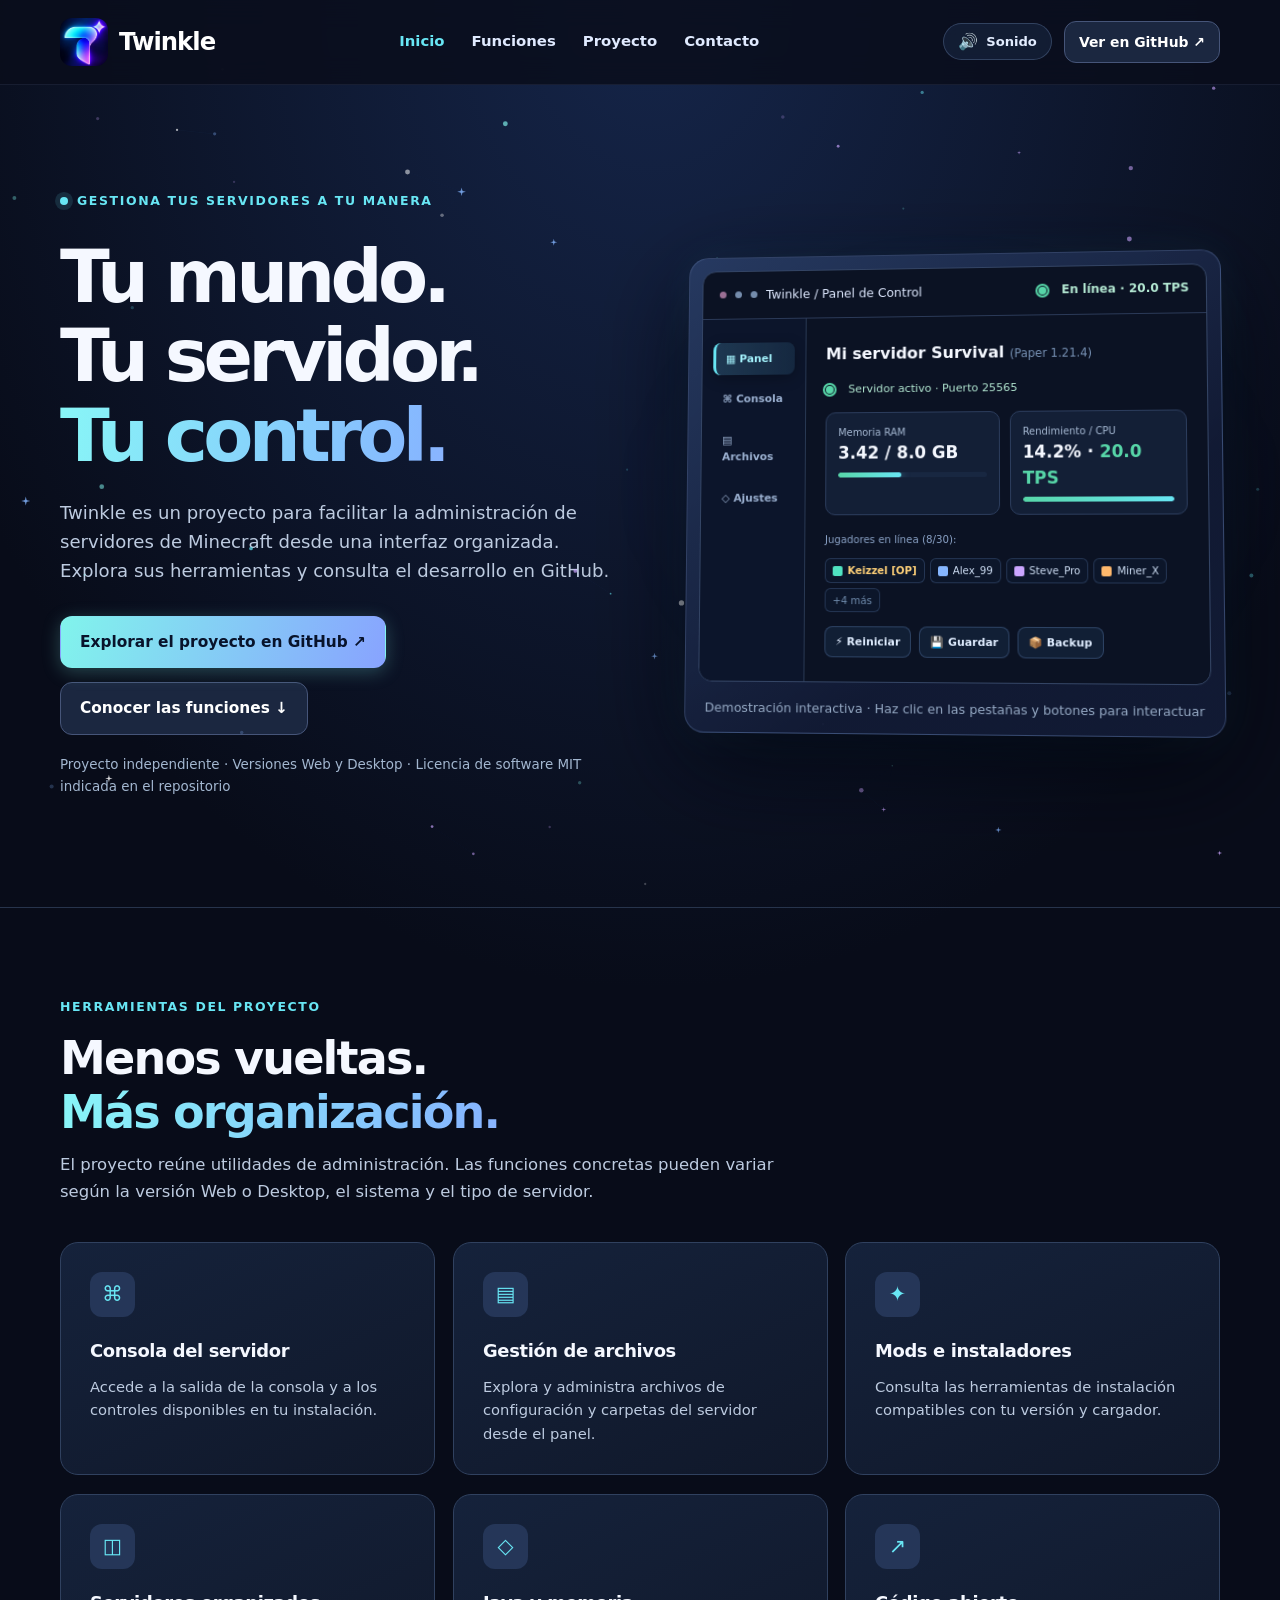
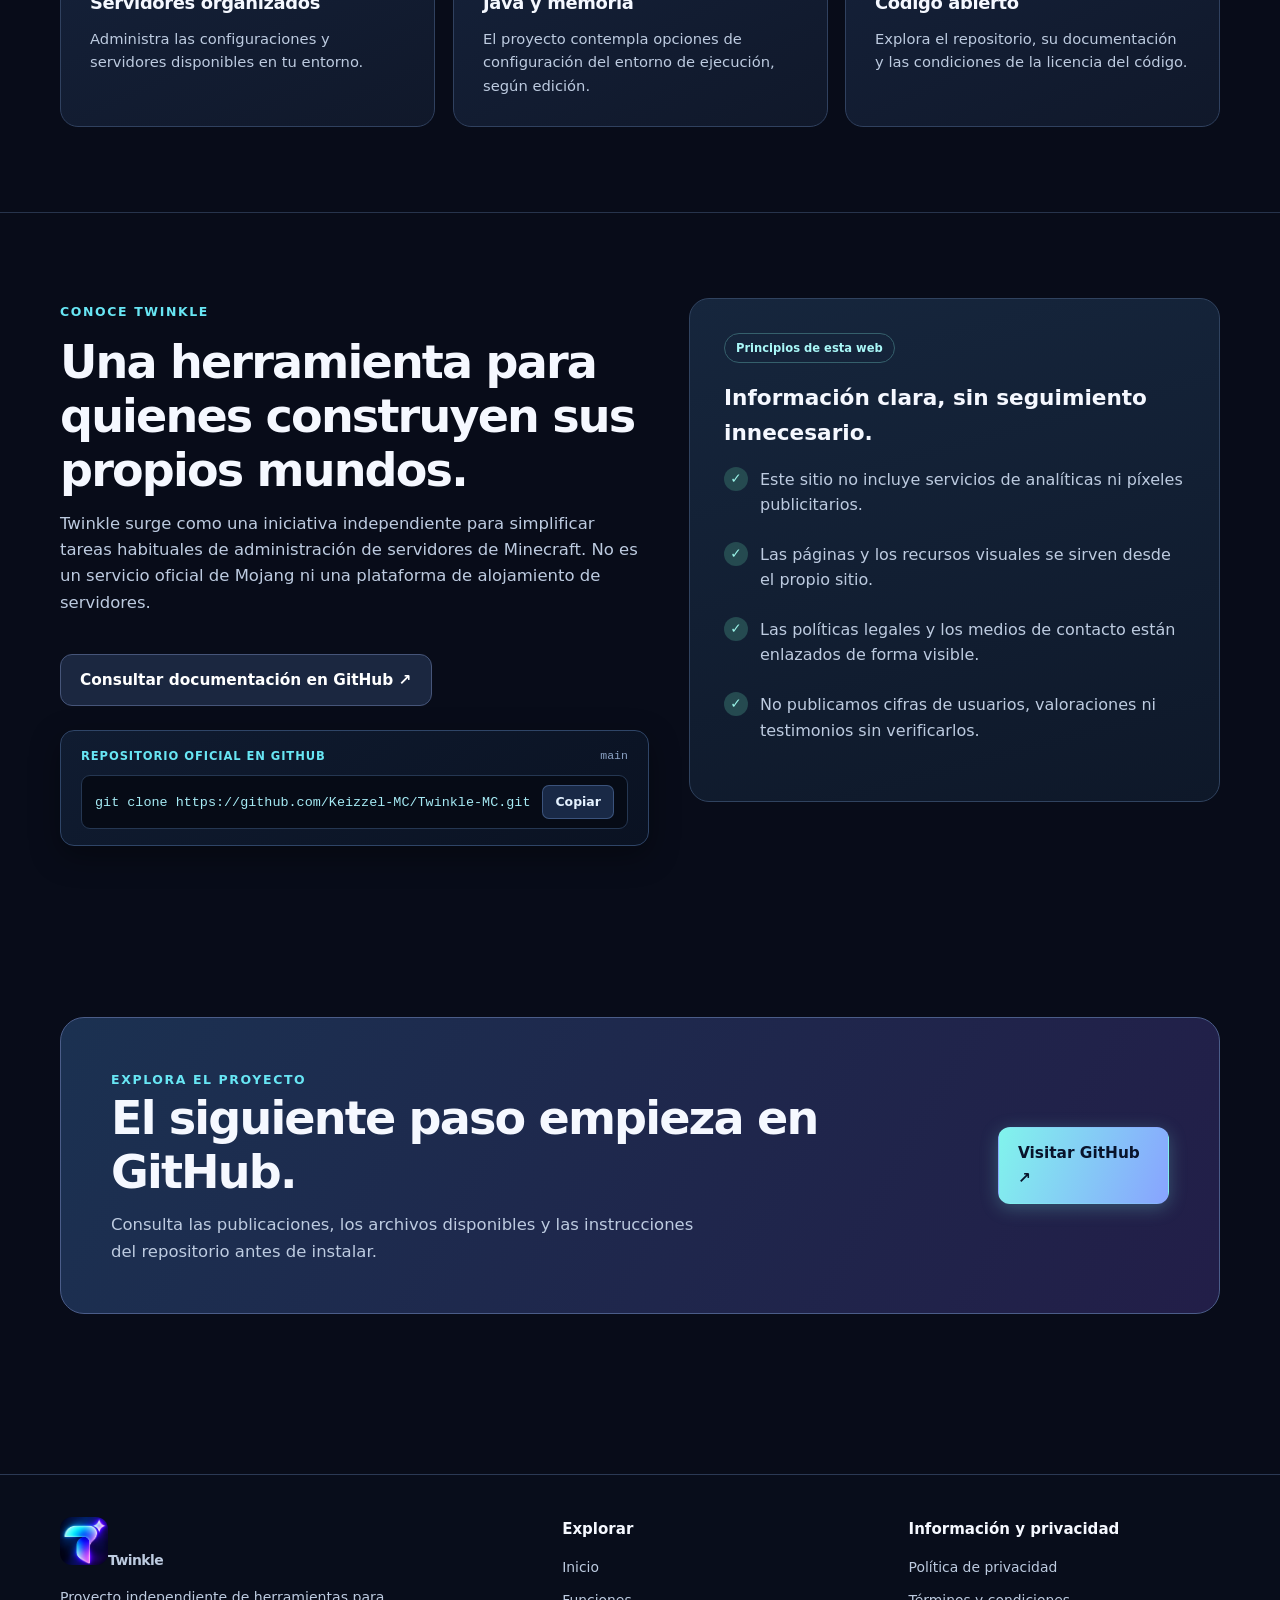
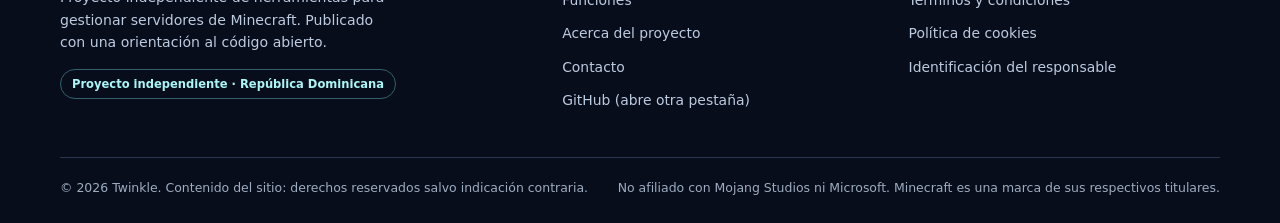
<file: index.html>
<!doctype html><html lang="es-DO"><head><meta charset="utf-8"><meta name="viewport" content="width=device-width, initial-scale=1"><meta name="color-scheme" content="dark"><meta name="theme-color" content="#080c19"><meta name="referrer" content="strict-origin-when-cross-origin"><meta http-equiv="Content-Security-Policy" content="default-src 'self'; script-src 'self'; style-src 'self' 'unsafe-inline'; img-src 'self' data:; font-src 'self'; connect-src 'none'; object-src 'none'; base-uri 'none'; frame-src 'none'; form-action 'none'"><link rel="icon" type="image/svg+xml" href="assets/favicon.svg"><link rel="stylesheet" href="assets/styles.css"><title>Twinkle — Administra tus servidores de Minecraft</title><meta name="description" content="Twinkle es un proyecto independiente para administrar servidores de Minecraft. Conoce el panel Web y Desktop."></head><body>
<canvas id="twinkle-canvas" class="twinkle-canvas" aria-hidden="true"></canvas><a class="skip" href="#contenido">Saltar al contenido principal</a><header class="site-header"><div class="container header-row"><a class="brand" href="index.html" aria-label="Twinkle: ir al inicio"><img src="assets/twinkle-icon.webp" alt="" width="48" height="48">Twinkle</a><button class="menu-toggle" type="button" data-menu-toggle aria-controls="site-nav" aria-expanded="false">Menú</button><nav class="nav-links" id="site-nav" aria-label="Navegación principal"><a href="index.html" aria-current="page">Inicio</a><a href="index.html#funciones">Funciones</a><a href="index.html#proyecto">Proyecto</a><a href="contacto.html" >Contacto</a></nav><div class="header-actions">
<button class="sound-toggle" type="button" data-sound-toggle aria-label="Efectos de sonido: activados" aria-pressed="true" title="Activar/Silenciar efectos de sonido">
<span class="sound-icon" aria-hidden="true">🔊</span>
<span class="sound-label">Sonido</span>
</button>
<a class="btn btn-secondary btn-small header-btn" href="https://github.com/Keizzel-MC/Twinkle-MC" target="_blank" rel="noopener noreferrer" aria-label="Ver el repositorio en GitHub (abre otra pestaña)">Ver en GitHub ↗</a>
</div></div></header><main id="contenido"><section class="hero"><div class="container hero-grid"><div><div class="eyebrow"><span class="eyebrow-dot" aria-hidden="true"></span> Gestiona tus servidores a tu manera</div><h1>Tu mundo.<br>Tu servidor.<br><span class="gradient-text">Tu control.</span></h1><p class="hero-copy">Twinkle es un proyecto para facilitar la administración de servidores de Minecraft desde una interfaz organizada. Explora sus herramientas y consulta el desarrollo en GitHub.</p><div class="hero-actions"><a class="btn btn-primary" href="https://github.com/Keizzel-MC/Twinkle-MC" target="_blank" rel="noopener noreferrer">Explorar el proyecto en GitHub ↗</a><a class="btn btn-secondary" href="#funciones">Conocer las funciones ↓</a></div><p class="microcopy">Proyecto independiente · Versiones Web y Desktop · Licencia de software MIT indicada en el repositorio</p></div><div class="hero-visual">
<div class="glow" aria-hidden="true"></div>
<div class="dashboard" role="region" aria-label="Demostración interactiva del panel Twinkle">
<div class="dash-shell">
<div class="dash-top">
<span><span class="dots" aria-hidden="true"><i></i><i></i><i></i></span> Twinkle / Panel de Control</span>
<span class="dash-status-pill"><span class="radar-dot"></span><span class="dash-tps-text">En línea · 20.0 TPS</span></span>
</div>
<div class="dash-layout">
<div class="dash-sidebar" role="tablist" aria-label="Pestañas de la demostración">
<button type="button" class="dash-side-item on" data-dash-tab="panel" role="tab" aria-selected="true">▦ Panel</button>
<button type="button" class="dash-side-item" data-dash-tab="console" role="tab" aria-selected="false">⌘ Consola</button>
<button type="button" class="dash-side-item" data-dash-tab="files" role="tab" aria-selected="false">▤ Archivos</button>
<button type="button" class="dash-side-item" data-dash-tab="settings" role="tab" aria-selected="false">◇ Ajustes</button>
</div>
<div class="dash-main">
<div class="dash-views">
<!-- VIEW 1: PANEL -->
<div class="dash-view active" data-dash-view="panel" role="tabpanel">
<div class="dash-title" class="dash-title-flex">
<span>Mi servidor Survival <small class="dash-version-tag">(Paper 1.21.4)</small></span>
</div>
<div class="dash-status">
<span class="radar-dot"></span> Servidor activo · Puerto 25565
</div>
<div class="metric-row">
<div class="metric">
<small>Memoria RAM</small>
<b data-metric-ram>3.42 / 8.0 GB</b>
<div class="meter-bar"><div class="meter-fill ram-meter-default" data-metric-ram-bar></div></div>
</div>
<div class="metric">
<small>Rendimiento / CPU</small>
<b><span data-metric-cpu>14.2%</span> · <span class="tps-good">20.0 TPS</span></b>
<div class="meter-bar"><div class="meter-fill" class="meter-fill cpu-meter-fill"></div></div>
</div>
</div>
<div class="player-section-row">
<small class="player-label">Jugadores en línea (8/30):</small>
<div class="player-list">
<span class="player-chip"><span class="player-head"></span> <span class="player-op">Keizzel [OP]</span></span>
<span class="player-chip"><span class="player-head player-head-blue"></span> Alex_99</span>
<span class="player-chip"><span class="player-head player-head-violet"></span> Steve_Pro</span>
<span class="player-chip"><span class="player-head player-head-gold"></span> Miner_X</span>
<span class="player-chip player-chip-more">+4 más</span>
</div>
</div>
<div class="dash-actions-row">
<button type="button" class="dash-act-btn" data-dash-action="restart">⚡ Reiniciar</button>
<button type="button" class="dash-act-btn" data-dash-action="save">💾 Guardar</button>
<button type="button" class="dash-act-btn" data-dash-action="backup">📦 Backup</button>
</div>
</div>

<!-- VIEW 2: CONSOLE -->
<div class="dash-view" data-dash-view="console" role="tabpanel">
<div class="term" data-dash-console aria-live="polite">
<div class="term-line term-info">[12:00:01 INFO]: Loading Paper 1.21.4 libraries, please wait...</div>
<div class="term-line term-info">[12:00:03 INFO]: Starting minecraft server on *:25565</div>
<div class="term-line term-success">[12:00:06 INFO]: [Twinkle] Sincronización de panel establecida (v2.0.2).</div>
<div class="term-line term-success">[12:00:08 INFO]: Done (4.12s)! For help, type "help"</div>
<div class="term-line term-info">[12:00:15 INFO]: Keizzel[/127.0.0.1:58432] logged in with entity id 104</div>
<div class="term-line term-chat">[12:00:18 INFO]: &lt;Keizzel&gt; ¡Servidor optimizado y listo para la comunidad!</div>
</div>
<div class="dash-cmd-bar">
<input class="dash-cmd-input" type="text" data-dash-input placeholder="Comando (/tps, /list, /say...)" aria-label="Comando de consola">
<button class="dash-cmd-send" type="button" data-dash-send>Enviar ↵</button>
</div>
<div class="cmd-chips">
<span class="cmd-chip-label">Probar:</span>
<button type="button" class="cmd-chip" data-cmd-chip="tps">/tps</button>
<button type="button" class="cmd-chip" data-cmd-chip="list">/list</button>
<button type="button" class="cmd-chip" data-cmd-chip="say ¡Hola a todos!">/say Hola</button>
<button type="button" class="cmd-chip" data-cmd-chip="time set day">/time set day</button>
<button type="button" class="cmd-chip" data-cmd-chip="clear">/clear</button>
</div>
</div>

<!-- VIEW 3: FILES -->
<div class="dash-view" data-dash-view="files" role="tabpanel">
<div class="dash-title dash-section-title">Explorador de Archivos</div>
<div class="dash-file-list">
<div class="file-item" data-dash-file="server.properties">
<span>📄 server.properties</span>
<small class="file-size-tag">1.2 KB</small>
</div>
<div class="file-item" data-dash-file="paper.yml">
<span>📄 paper.yml</span>
<small class="file-size-tag">4.8 KB</small>
</div>
<div class="file-item" data-dash-file="ops.json">
<span>📄 ops.json</span>
<small class="file-size-tag">156 B</small>
</div>
<div class="file-item" data-dash-file="plugins">
<span>📁 plugins/ <span class="tps-good">(4 cargados)</span></span>
<small class="file-size-tag">Directorio</small>
</div>
</div>
<div class="file-preview-overlay" data-dash-file-preview>
<div class="file-preview-header">
<span data-dash-preview-title>Archivo</span>
<button type="button" class="file-preview-close" data-dash-file-close aria-label="Cerrar vista previa">✕</button>
</div>
<pre class="file-preview-code" data-dash-preview-code></pre>
</div>
</div>

<!-- VIEW 4: SETTINGS -->
<div class="dash-view" data-dash-view="settings" role="tabpanel">
<div class="dash-title dash-section-title">Configuración Rápida</div>
<div class="dash-settings-grid">
<div class="dash-setting-row">
<span>Modo Online (Mojang)</span>
<button type="button" class="dash-toggle active" data-dash-toggle aria-checked="true" aria-label="Modo Online"><span class="dash-toggle-thumb"></span></button>
</div>
<div class="dash-setting-row">
<span>PVP Jugador vs Jugador</span>
<button type="button" class="dash-toggle active" data-dash-toggle aria-checked="true" aria-label="PVP"><span class="dash-toggle-thumb"></span></button>
</div>
<div class="dash-setting-row">
<span>Autoguardado cada 5 min</span>
<button type="button" class="dash-toggle active" data-dash-toggle aria-checked="true" aria-label="Autoguardado"><span class="dash-toggle-thumb"></span></button>
</div>
<div class="dash-setting-row">
<span>Versión de Java</span>
<span class="java-ver-tag">Java 21 LTS ✓</span>
</div>
</div>
</div>
</div>
</div>
</div>
</div>
<p class="visual-caption">Demostración interactiva · Haz clic en las pestañas y botones para interactuar</p>
</div></div></div></section><section class="section section-border" id="funciones"><div class="container"><div class="section-header reveal"><div class="eyebrow">Herramientas del proyecto</div><h2>Menos vueltas.<br><span class="gradient-text">Más organización.</span></h2><p>El proyecto reúne utilidades de administración. Las funciones concretas pueden variar según la versión Web o Desktop, el sistema y el tipo de servidor.</p></div><div class="cards"><article class="card reveal reveal-delay-1"><span class="icon-box" aria-hidden="true">⌘</span><h3>Consola del servidor</h3><p>Accede a la salida de la consola y a los controles disponibles en tu instalación.</p></article><article class="card reveal reveal-delay-2"><span class="icon-box" aria-hidden="true">▤</span><h3>Gestión de archivos</h3><p>Explora y administra archivos de configuración y carpetas del servidor desde el panel.</p></article><article class="card reveal reveal-delay-3"><span class="icon-box" aria-hidden="true">✦</span><h3>Mods e instaladores</h3><p>Consulta las herramientas de instalación compatibles con tu versión y cargador.</p></article><article class="card reveal reveal-delay-4"><span class="icon-box" aria-hidden="true">◫</span><h3>Servidores organizados</h3><p>Administra las configuraciones y servidores disponibles en tu entorno.</p></article><article class="card reveal reveal-delay-5"><span class="icon-box" aria-hidden="true">◇</span><h3>Java y memoria</h3><p>El proyecto contempla opciones de configuración del entorno de ejecución, según edición.</p></article><article class="card reveal reveal-delay-6"><span class="icon-box" aria-hidden="true">↗</span><h3>Código abierto</h3><p>Explora el repositorio, su documentación y las condiciones de la licencia del código.</p></article></div></div></section><section class="section section-border" id="proyecto"><div class="container two-col"><div><div class="eyebrow">Conoce Twinkle</div><div class="section-header reveal"><h2>Una herramienta para quienes construyen sus propios mundos.</h2><p>Twinkle surge como una iniciativa independiente para simplificar tareas habituales de administración de servidores de Minecraft. No es un servicio oficial de Mojang ni una plataforma de alojamiento de servidores.</p></div><a class="btn btn-secondary" href="https://github.com/Keizzel-MC/Twinkle-MC" target="_blank" rel="noopener noreferrer">Consultar documentación en GitHub ↗</a>
<div class="repo-clone-box reveal">
<div class="repo-clone-header">
<span class="repo-tag">Repositorio Oficial en GitHub</span>
<span class="repo-branch">main</span>
</div>
<div class="repo-clone-code">
<code>git clone https://github.com/Keizzel-MC/Twinkle-MC.git</code>
<button type="button" class="btn-copy" data-copy="git clone https://github.com/Keizzel-MC/Twinkle-MC.git" aria-label="Copiar comando al portapapeles">
<span class="copy-text">Copiar</span>
</button>
</div>
</div></div><div class="info-panel reveal"><span class="pill">Principios de esta web</span><h3 class="info-title">Información clara, sin seguimiento innecesario.</h3><ul class="points"><li>Este sitio no incluye servicios de analíticas ni píxeles publicitarios.</li><li>Las páginas y los recursos visuales se sirven desde el propio sitio.</li><li>Las políticas legales y los medios de contacto están enlazados de forma visible.</li><li>No publicamos cifras de usuarios, valoraciones ni testimonios sin verificarlos.</li></ul></div></div></section><section class="section"><div class="container"><div class="cta reveal"><div><div class="eyebrow">Explora el proyecto</div><h2>El siguiente paso empieza en GitHub.</h2><p>Consulta las publicaciones, los archivos disponibles y las instrucciones del repositorio antes de instalar.</p></div><a class="btn btn-primary" href="https://github.com/Keizzel-MC/Twinkle-MC" target="_blank" rel="noopener noreferrer">Visitar GitHub ↗</a></div></div></section></main><footer class="site-footer"><div class="container"><div class="footer-grid"><div><a class="brand" href="index.html" aria-label="Twinkle: inicio"><img src="assets/twinkle-icon.webp" alt="" width="48" height="48">Twinkle</a><p class="footer-desc">Proyecto independiente de herramientas para gestionar servidores de Minecraft. Publicado con una orientación al código abierto.</p><span class="pill">Proyecto independiente · República Dominicana</span></div><div><h3>Explorar</h3><a href="index.html">Inicio</a><a href="index.html#funciones">Funciones</a><a href="index.html#proyecto">Acerca del proyecto</a><a href="contacto.html">Contacto</a><a href="https://github.com/Keizzel-MC/Twinkle-MC" target="_blank" rel="noopener noreferrer">GitHub (abre otra pestaña)</a></div><div><h3>Información y privacidad</h3><a href="privacidad.html">Política de privacidad</a><a href="terminos.html">Términos y condiciones</a><a href="cookies.html">Política de cookies</a><a href="contacto.html#identificacion">Identificación del responsable</a></div></div><div class="footer-bottom"><span>© <span data-year>2026</span> Twinkle. Contenido del sitio: derechos reservados salvo indicación contraria.</span><span>No afiliado con Mojang Studios ni Microsoft. Minecraft es una marca de sus respectivos titulares.</span></div></div></footer><script src="assets/site.js" defer></script><button type="button" class="back-to-top" data-back-to-top aria-label="Volver arriba">↑</button>
</body></html>
</file>
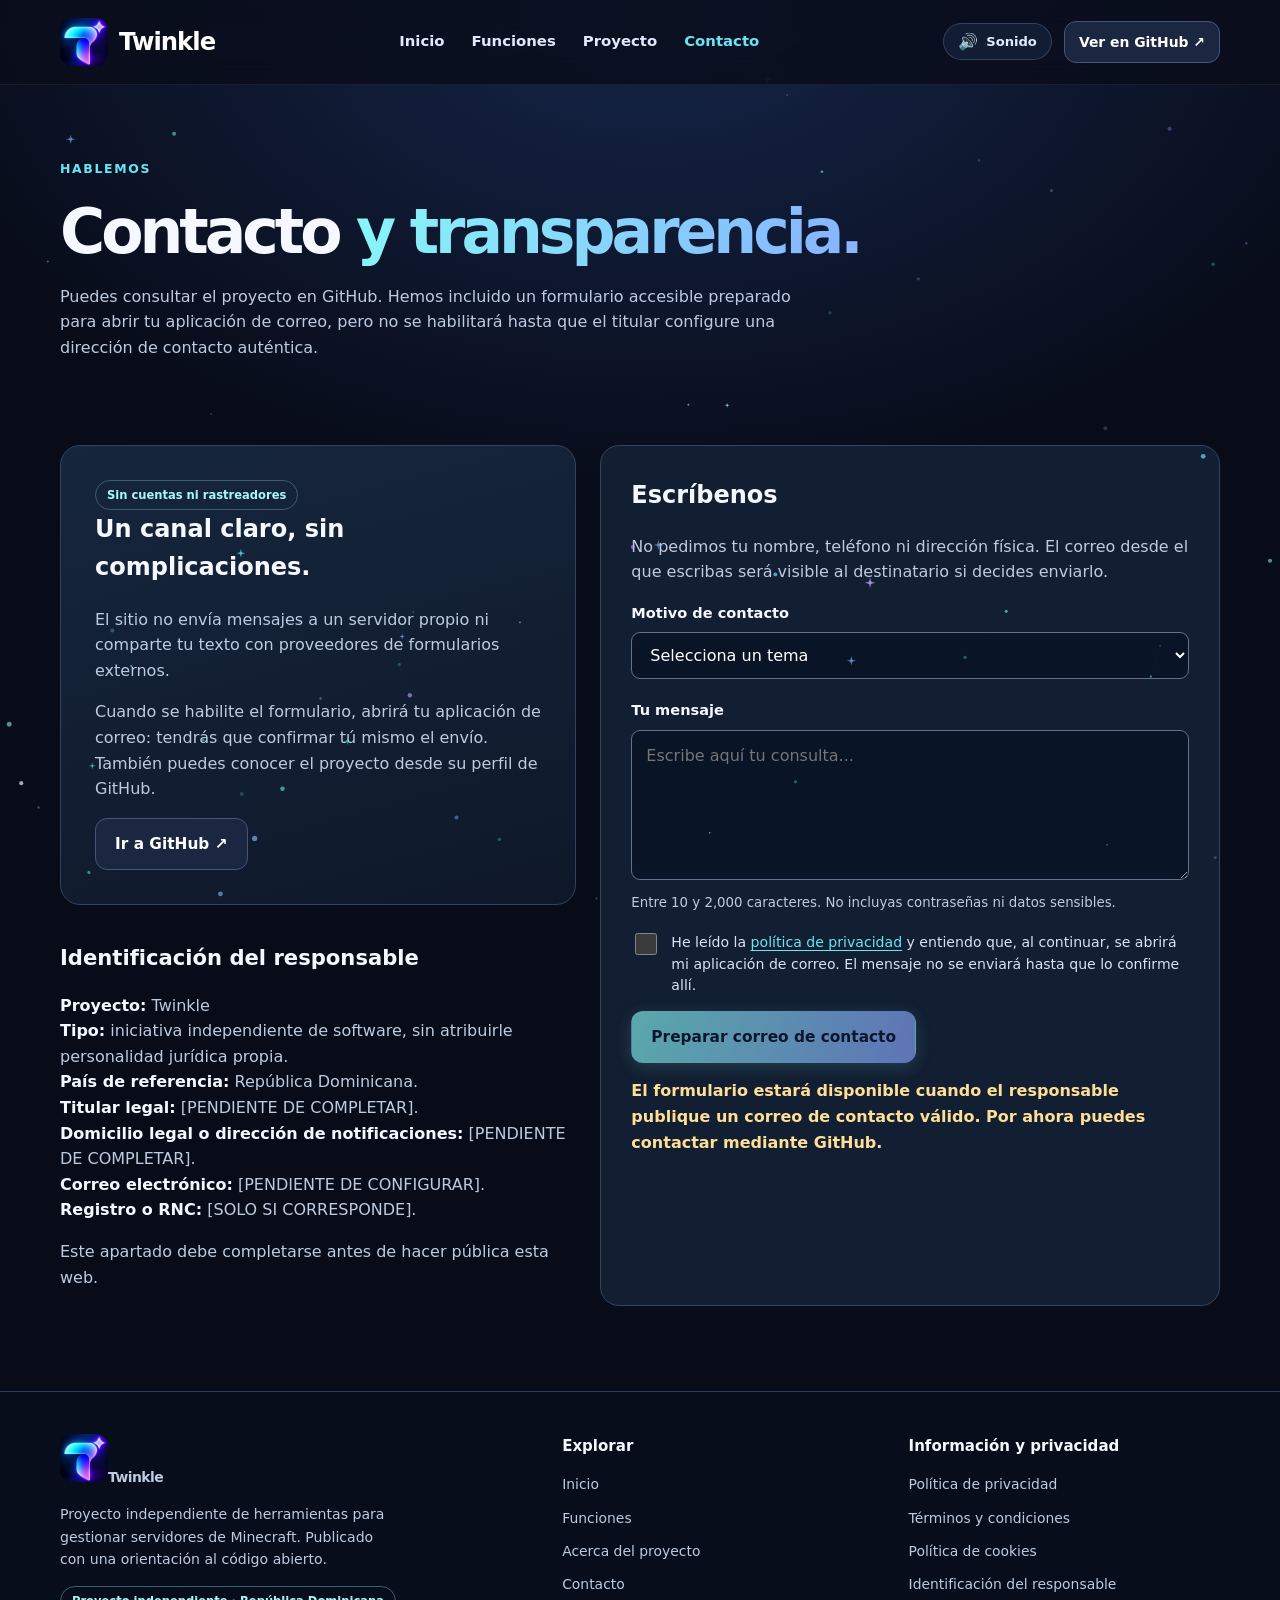
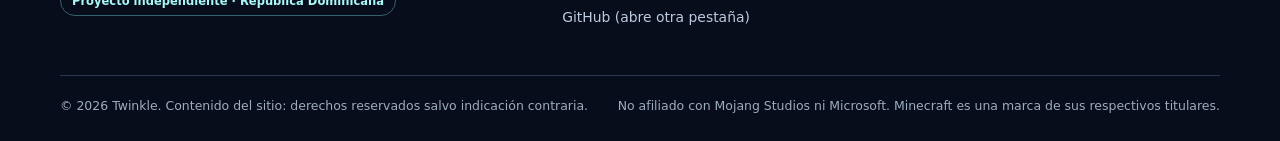
<file: contacto.html>
<!doctype html><html lang="es-DO"><head><meta charset="utf-8"><meta name="viewport" content="width=device-width, initial-scale=1"><meta name="color-scheme" content="dark"><meta name="theme-color" content="#080c19"><meta name="referrer" content="strict-origin-when-cross-origin"><meta http-equiv="Content-Security-Policy" content="default-src 'self'; script-src 'self'; style-src 'self' 'unsafe-inline'; img-src 'self' data:; font-src 'self'; connect-src 'none'; object-src 'none'; base-uri 'none'; frame-src 'none'; form-action 'none'"><link rel="icon" type="image/svg+xml" href="assets/favicon.svg"><link rel="stylesheet" href="assets/styles.css"><title>Contacto | Twinkle</title><meta name="description" content="Información de contacto y formulario accesible preparado para Twinkle."></head><body>
<canvas id="twinkle-canvas" class="twinkle-canvas" aria-hidden="true"></canvas><a class="skip" href="#contenido">Saltar al contenido principal</a><header class="site-header"><div class="container header-row"><a class="brand" href="index.html" aria-label="Twinkle: ir al inicio"><img src="assets/twinkle-icon.webp" alt="" width="48" height="48">Twinkle</a><button class="menu-toggle" type="button" data-menu-toggle aria-controls="site-nav" aria-expanded="false">Menú</button><nav class="nav-links" id="site-nav" aria-label="Navegación principal"><a href="index.html">Inicio</a><a href="index.html#funciones">Funciones</a><a href="index.html#proyecto">Proyecto</a><a href="contacto.html" aria-current="page">Contacto</a></nav><div class="header-actions">
<button class="sound-toggle" type="button" data-sound-toggle aria-label="Efectos de sonido: activados" aria-pressed="true" title="Activar/Silenciar efectos de sonido">
<span class="sound-icon" aria-hidden="true">🔊</span>
<span class="sound-label">Sonido</span>
</button>
<a class="btn btn-secondary btn-small header-btn" href="https://github.com/Keizzel-MC/Twinkle-MC" target="_blank" rel="noopener noreferrer" aria-label="Ver el repositorio en GitHub (abre otra pestaña)">Ver en GitHub ↗</a>
</div></div></header><main id="contenido"><section class="page-intro"><div class="container"><div class="eyebrow">Hablemos</div><h1>Contacto <span class="gradient-text">y transparencia.</span></h1><p>Puedes consultar el proyecto en GitHub. Hemos incluido un formulario accesible preparado para abrir tu aplicación de correo, pero no se habilitará hasta que el titular configure una dirección de contacto auténtica.</p></div></section><section class="container contact-grid"><div><div class="info-panel"><span class="pill">Sin cuentas ni rastreadores</span><h2>Un canal claro, sin complicaciones.</h2><p>El sitio no envía mensajes a un servidor propio ni comparte tu texto con proveedores de formularios externos.</p><p>Cuando se habilite el formulario, abrirá tu aplicación de correo: tendrás que confirmar tú mismo el envío. También puedes conocer el proyecto desde su perfil de GitHub.</p><a class="btn btn-secondary" href="https://github.com/Keizzel-MC/Twinkle-MC" target="_blank" rel="noopener noreferrer">Ir a GitHub ↗</a></div><section id="identificacion"><h2>Identificación del responsable</h2><p class="muted"><strong>Proyecto:</strong> Twinkle<br><strong>Tipo:</strong> iniciativa independiente de software, sin atribuirle personalidad jurídica propia.<br><strong>País de referencia:</strong> República Dominicana.<br><strong>Titular legal:</strong> [PENDIENTE DE COMPLETAR].<br><strong>Domicilio legal o dirección de notificaciones:</strong> [PENDIENTE DE COMPLETAR].<br><strong>Correo electrónico:</strong> [PENDIENTE DE CONFIGURAR].<br><strong>Registro o RNC:</strong> [SOLO SI CORRESPONDE].</p><p class="muted">Este apartado debe completarse antes de hacer pública esta web.</p></section></div><div class="form-panel"><h2>Escríbenos</h2><p class="muted">No pedimos tu nombre, teléfono ni dirección física. El correo desde el que escribas será visible al destinatario si decides enviarlo.</p><form id="contact-form"><div class="form-field"><label for="topic">Motivo de contacto</label><select name="topic" id="topic" required><option value="">Selecciona un tema</option><option value="Pregunta general">Pregunta general</option><option value="Privacidad">Privacidad y datos personales</option><option value="Error del sitio">Error del sitio</option><option value="Propiedad intelectual">Derechos de autor o marca</option></select></div><div class="form-field"><label for="message">Tu mensaje</label><textarea id="message" name="message" minlength="10" maxlength="2000" required placeholder="Escribe aquí tu consulta..." aria-describedby="message-help"></textarea><small id="message-help">Entre 10 y 2,000 caracteres. No incluyas contraseñas ni datos sensibles.</small></div><div class="check-row"><input id="privacyConsent" type="checkbox" name="privacyConsent" required><label for="privacyConsent">He leído la <a href="privacidad.html">política de privacidad</a> y entiendo que, al continuar, se abrirá mi aplicación de correo. El mensaje no se enviará hasta que lo confirme allí.</label></div><button class="btn btn-primary" type="submit" disabled>Preparar correo de contacto</button><p id="contact-feedback" class="form-feedback" role="status" aria-live="polite">Esperando configuración del contacto.</p></form></div></section></main><footer class="site-footer"><div class="container"><div class="footer-grid"><div><a class="brand" href="index.html" aria-label="Twinkle: inicio"><img src="assets/twinkle-icon.webp" alt="" width="48" height="48">Twinkle</a><p class="footer-desc">Proyecto independiente de herramientas para gestionar servidores de Minecraft. Publicado con una orientación al código abierto.</p><span class="pill">Proyecto independiente · República Dominicana</span></div><div><h3>Explorar</h3><a href="index.html">Inicio</a><a href="index.html#funciones">Funciones</a><a href="index.html#proyecto">Acerca del proyecto</a><a href="contacto.html">Contacto</a><a href="https://github.com/Keizzel-MC/Twinkle-MC" target="_blank" rel="noopener noreferrer">GitHub (abre otra pestaña)</a></div><div><h3>Información y privacidad</h3><a href="privacidad.html">Política de privacidad</a><a href="terminos.html">Términos y condiciones</a><a href="cookies.html">Política de cookies</a><a href="contacto.html#identificacion">Identificación del responsable</a></div></div><div class="footer-bottom"><span>© <span data-year>2026</span> Twinkle. Contenido del sitio: derechos reservados salvo indicación contraria.</span><span>No afiliado con Mojang Studios ni Microsoft. Minecraft es una marca de sus respectivos titulares.</span></div></div></footer><script src="assets/site.js" defer></script><button type="button" class="back-to-top" data-back-to-top aria-label="Volver arriba">↑</button>
</body></html>
</file>
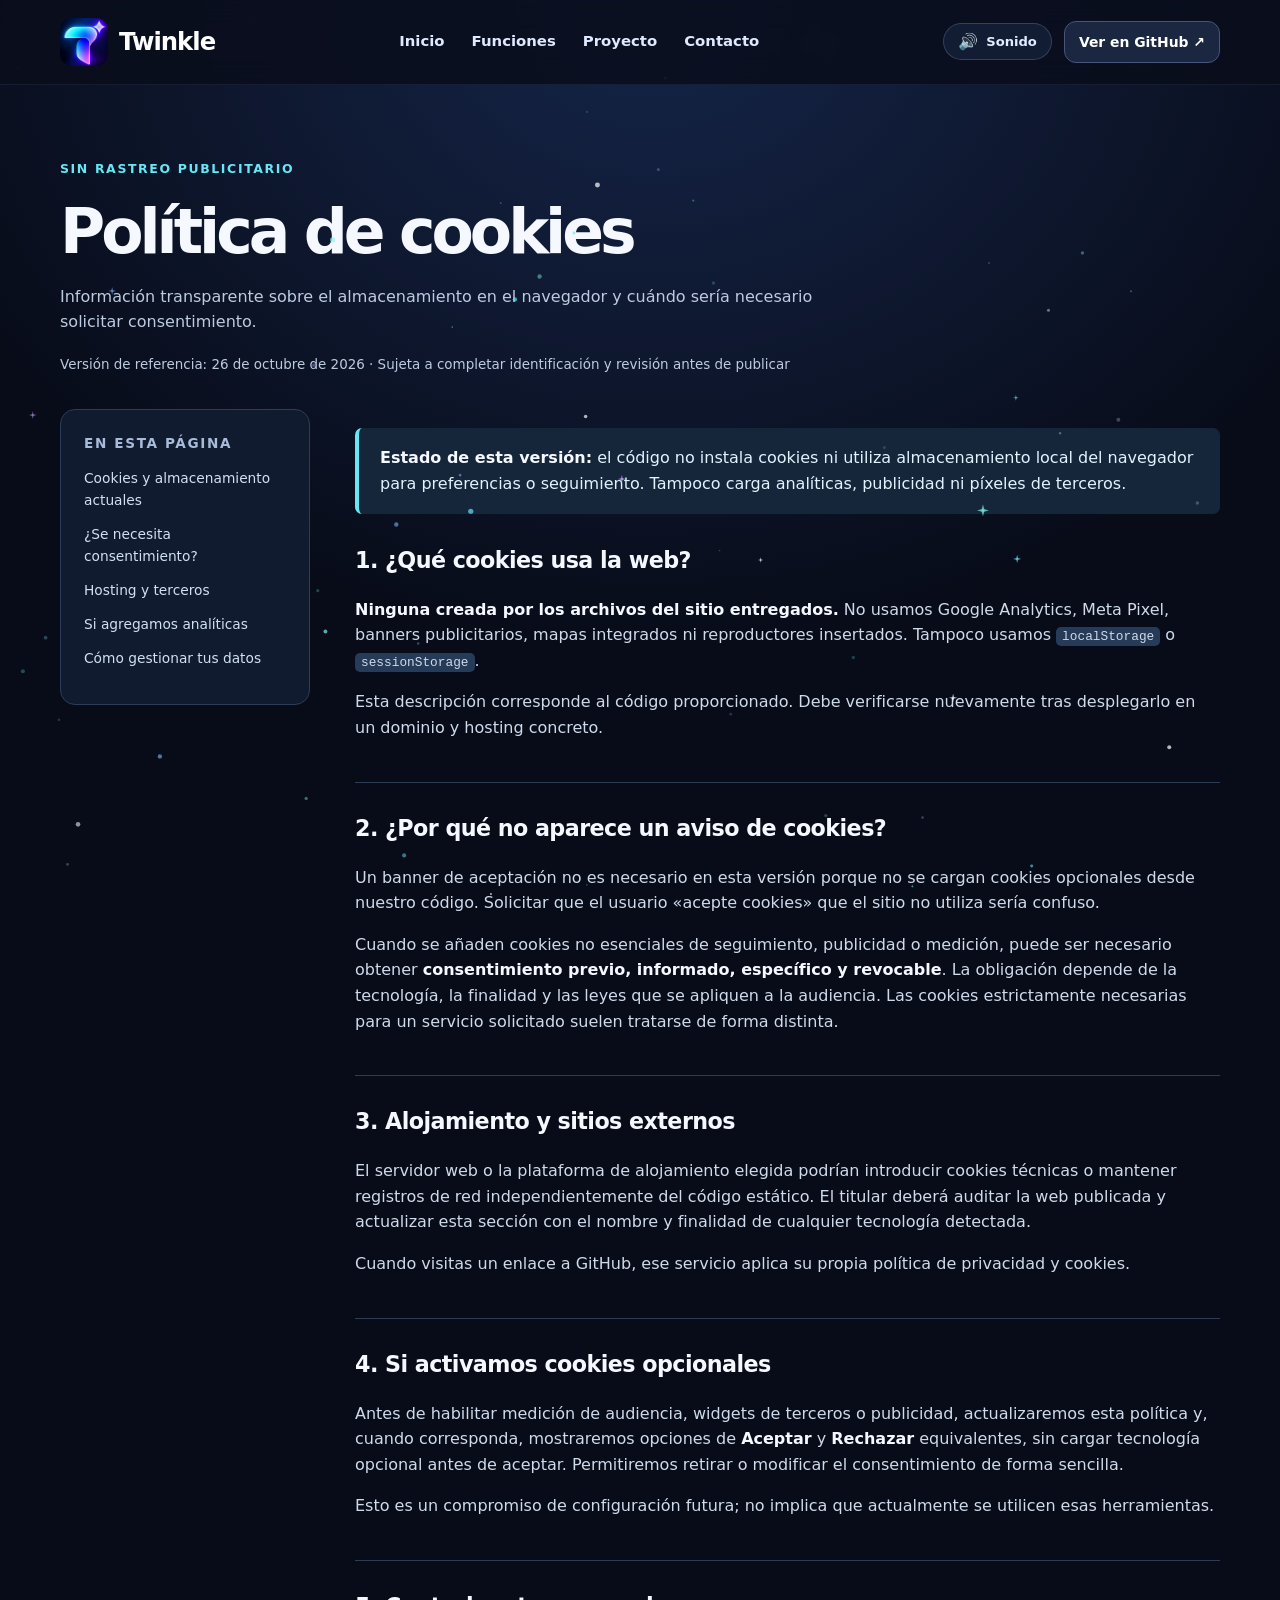
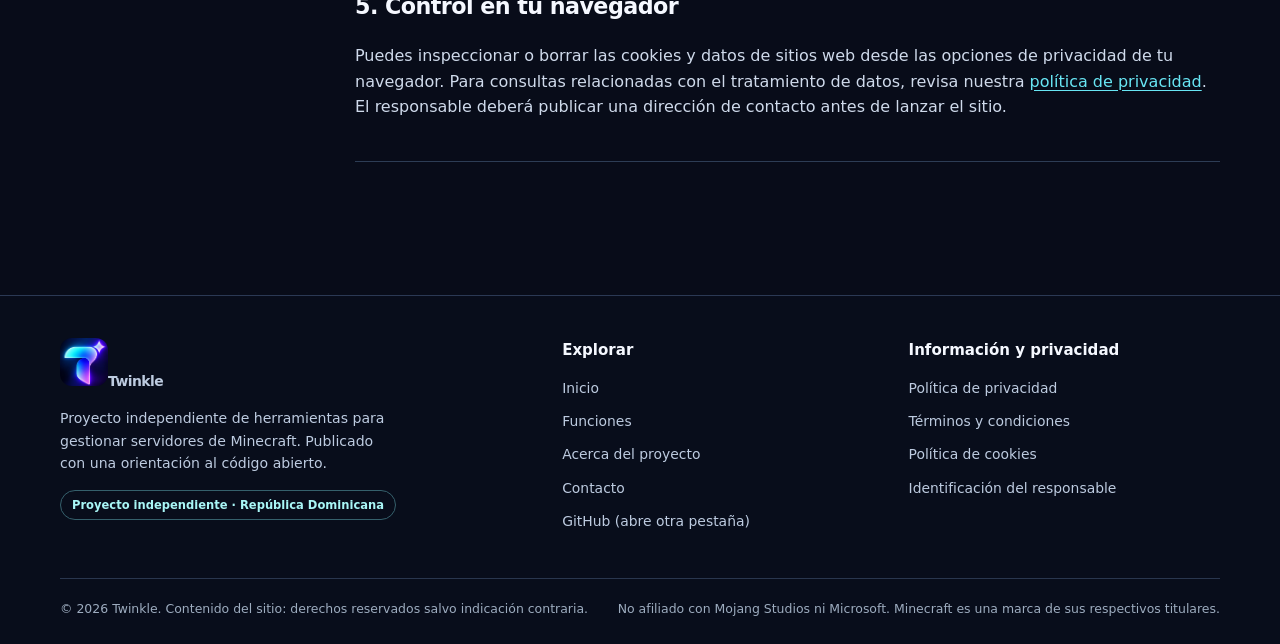
<file: cookies.html>
<!doctype html><html lang="es-DO"><head><meta charset="utf-8"><meta name="viewport" content="width=device-width, initial-scale=1"><meta name="color-scheme" content="dark"><meta name="theme-color" content="#080c19"><meta name="referrer" content="strict-origin-when-cross-origin"><meta http-equiv="Content-Security-Policy" content="default-src 'self'; script-src 'self'; style-src 'self' 'unsafe-inline'; img-src 'self' data:; font-src 'self'; connect-src 'none'; object-src 'none'; base-uri 'none'; frame-src 'none'; form-action 'none'"><link rel="icon" type="image/svg+xml" href="assets/favicon.svg"><link rel="stylesheet" href="assets/styles.css"><title>Política de cookies | Twinkle</title><meta name="description" content="El sitio Twinkle no incorpora cookies opcionales ni analíticas en esta versión."></head><body>
<canvas id="twinkle-canvas" class="twinkle-canvas" aria-hidden="true"></canvas><a class="skip" href="#contenido">Saltar al contenido principal</a><header class="site-header"><div class="container header-row"><a class="brand" href="index.html" aria-label="Twinkle: ir al inicio"><img src="assets/twinkle-icon.webp" alt="" width="48" height="48">Twinkle</a><button class="menu-toggle" type="button" data-menu-toggle aria-controls="site-nav" aria-expanded="false">Menú</button><nav class="nav-links" id="site-nav" aria-label="Navegación principal"><a href="index.html">Inicio</a><a href="index.html#funciones">Funciones</a><a href="index.html#proyecto">Proyecto</a><a href="contacto.html" >Contacto</a></nav><div class="header-actions">
<button class="sound-toggle" type="button" data-sound-toggle aria-label="Efectos de sonido: activados" aria-pressed="true" title="Activar/Silenciar efectos de sonido">
<span class="sound-icon" aria-hidden="true">🔊</span>
<span class="sound-label">Sonido</span>
</button>
<a class="btn btn-secondary btn-small header-btn" href="https://github.com/Keizzel-MC/Twinkle-MC" target="_blank" rel="noopener noreferrer" aria-label="Ver el repositorio en GitHub (abre otra pestaña)">Ver en GitHub ↗</a>
</div></div></header><main id="contenido"><section class="page-intro"><div class="container"><div class="eyebrow">Sin rastreo publicitario</div><h1>Política de cookies</h1><p>Información transparente sobre el almacenamiento en el navegador y cuándo sería necesario solicitar consentimiento.</p><p class="microcopy">Versión de referencia: 26 de octubre de 2026 · Sujeta a completar identificación y revisión antes de publicar</p></div></section><div class="container legal-layout"><aside class="toc" aria-label="Contenido de esta política"><h2>En esta página</h2><a href="#estado">Cookies y almacenamiento actuales</a><a href="#consentimiento">¿Se necesita consentimiento?</a><a href="#alojamiento">Hosting y terceros</a><a href="#futuro">Si agregamos analíticas</a><a href="#gestion">Cómo gestionar tus datos</a></aside><div class="legal-content"><div class="notice"><strong>Estado de esta versión:</strong> el código no instala cookies ni utiliza almacenamiento local del navegador para preferencias o seguimiento. Tampoco carga analíticas, publicidad ni píxeles de terceros.</div><section id="estado"><h2>1. ¿Qué cookies usa la web?</h2><p><strong>Ninguna creada por los archivos del sitio entregados.</strong> No usamos Google Analytics, Meta Pixel, banners publicitarios, mapas integrados ni reproductores insertados. Tampoco usamos <span class="kbd">localStorage</span> o <span class="kbd">sessionStorage</span>.</p><p>Esta descripción corresponde al código proporcionado. Debe verificarse nuevamente tras desplegarlo en un dominio y hosting concreto.</p></section><section id="consentimiento"><h2>2. ¿Por qué no aparece un aviso de cookies?</h2><p>Un banner de aceptación no es necesario en esta versión porque no se cargan cookies opcionales desde nuestro código. Solicitar que el usuario «acepte cookies» que el sitio no utiliza sería confuso.</p><p>Cuando se añaden cookies no esenciales de seguimiento, publicidad o medición, puede ser necesario obtener <strong>consentimiento previo, informado, específico y revocable</strong>. La obligación depende de la tecnología, la finalidad y las leyes que se apliquen a la audiencia. Las cookies estrictamente necesarias para un servicio solicitado suelen tratarse de forma distinta.</p></section><section id="alojamiento"><h2>3. Alojamiento y sitios externos</h2><p>El servidor web o la plataforma de alojamiento elegida podrían introducir cookies técnicas o mantener registros de red independientemente del código estático. El titular deberá auditar la web publicada y actualizar esta sección con el nombre y finalidad de cualquier tecnología detectada.</p><p>Cuando visitas un enlace a GitHub, ese servicio aplica su propia política de privacidad y cookies.</p></section><section id="futuro"><h2>4. Si activamos cookies opcionales</h2><p>Antes de habilitar medición de audiencia, widgets de terceros o publicidad, actualizaremos esta política y, cuando corresponda, mostraremos opciones de <strong>Aceptar</strong> y <strong>Rechazar</strong> equivalentes, sin cargar tecnología opcional antes de aceptar. Permitiremos retirar o modificar el consentimiento de forma sencilla.</p><p>Esto es un compromiso de configuración futura; no implica que actualmente se utilicen esas herramientas.</p></section><section id="gestion"><h2>5. Control en tu navegador</h2><p>Puedes inspeccionar o borrar las cookies y datos de sitios web desde las opciones de privacidad de tu navegador. Para consultas relacionadas con el tratamiento de datos, revisa nuestra <a href="privacidad.html">política de privacidad</a>. El responsable deberá publicar una dirección de contacto antes de lanzar el sitio.</p></section></div></div></main><footer class="site-footer"><div class="container"><div class="footer-grid"><div><a class="brand" href="index.html" aria-label="Twinkle: inicio"><img src="assets/twinkle-icon.webp" alt="" width="48" height="48">Twinkle</a><p class="footer-desc">Proyecto independiente de herramientas para gestionar servidores de Minecraft. Publicado con una orientación al código abierto.</p><span class="pill">Proyecto independiente · República Dominicana</span></div><div><h3>Explorar</h3><a href="index.html">Inicio</a><a href="index.html#funciones">Funciones</a><a href="index.html#proyecto">Acerca del proyecto</a><a href="contacto.html">Contacto</a><a href="https://github.com/Keizzel-MC/Twinkle-MC" target="_blank" rel="noopener noreferrer">GitHub (abre otra pestaña)</a></div><div><h3>Información y privacidad</h3><a href="privacidad.html">Política de privacidad</a><a href="terminos.html">Términos y condiciones</a><a href="cookies.html">Política de cookies</a><a href="contacto.html#identificacion">Identificación del responsable</a></div></div><div class="footer-bottom"><span>© <span data-year>2026</span> Twinkle. Contenido del sitio: derechos reservados salvo indicación contraria.</span><span>No afiliado con Mojang Studios ni Microsoft. Minecraft es una marca de sus respectivos titulares.</span></div></div></footer><script src="assets/site.js" defer></script><button type="button" class="back-to-top" data-back-to-top aria-label="Volver arriba">↑</button>
</body></html>
</file>
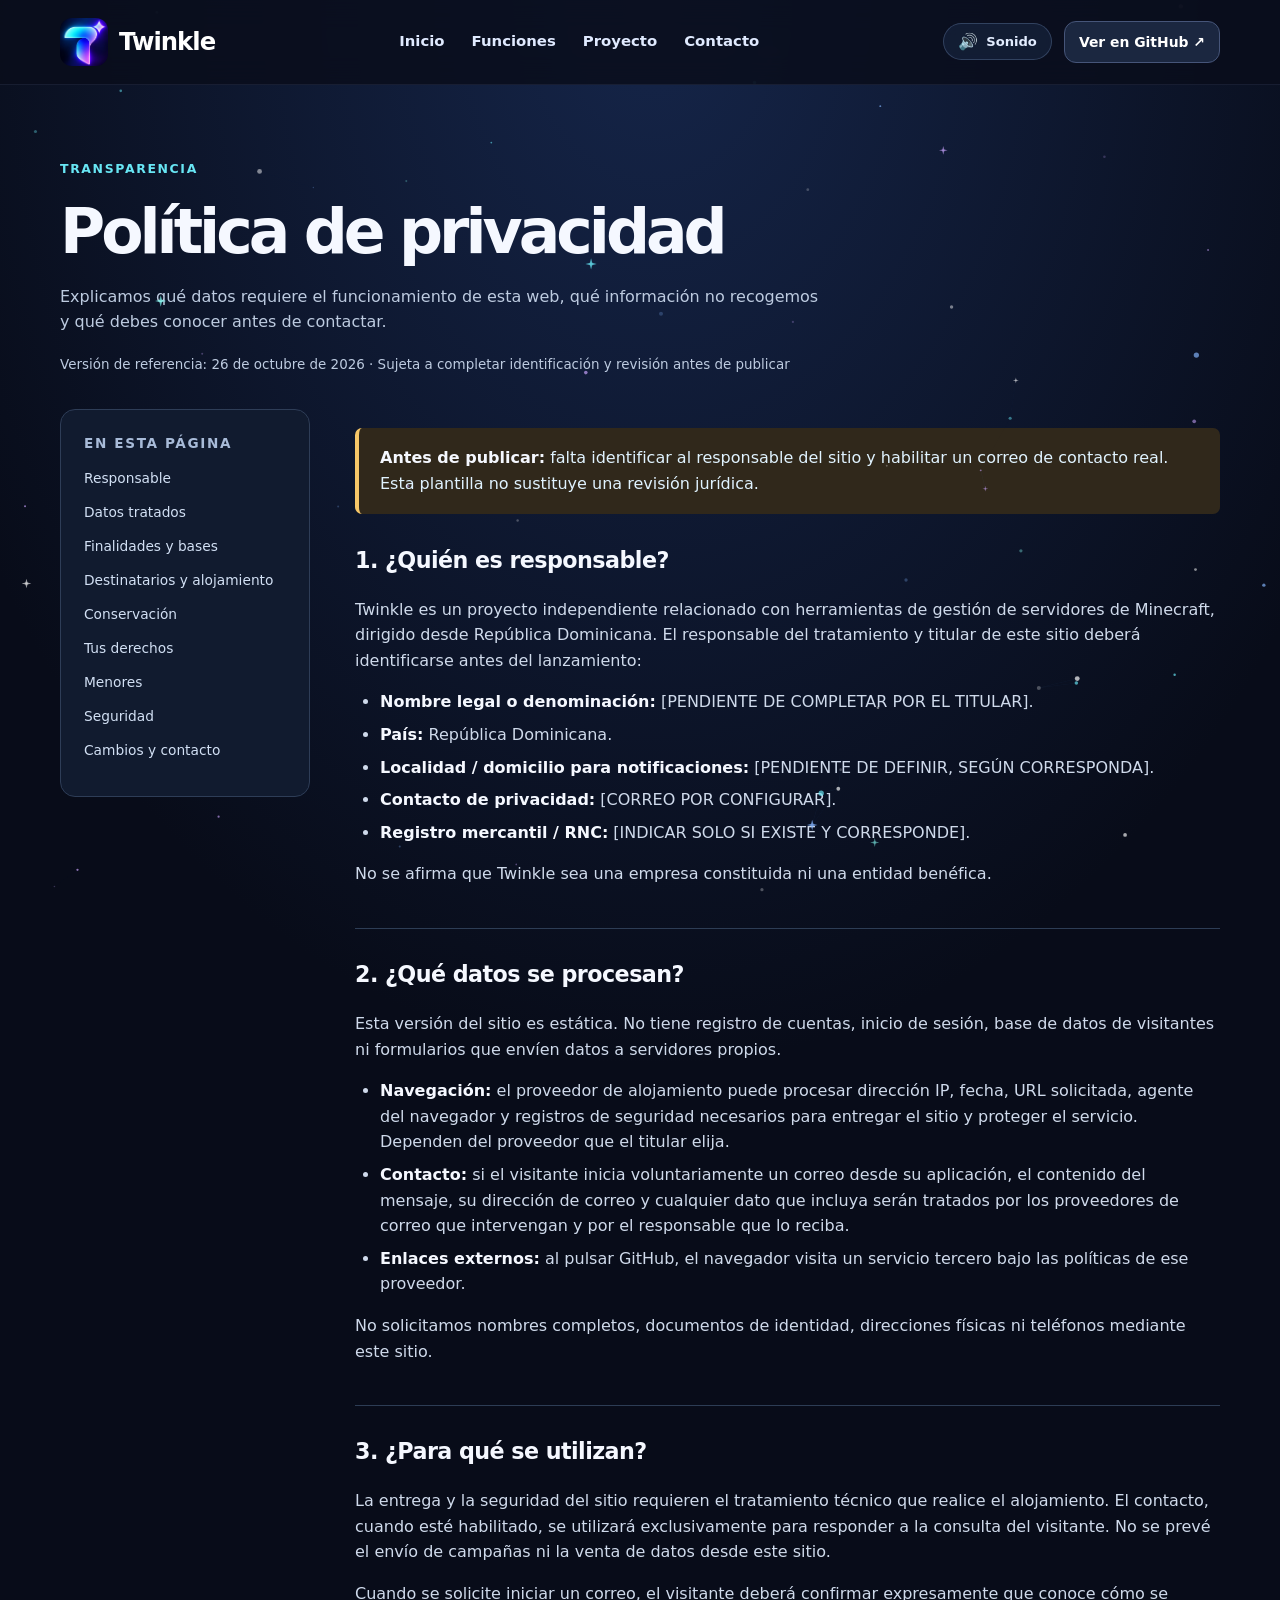
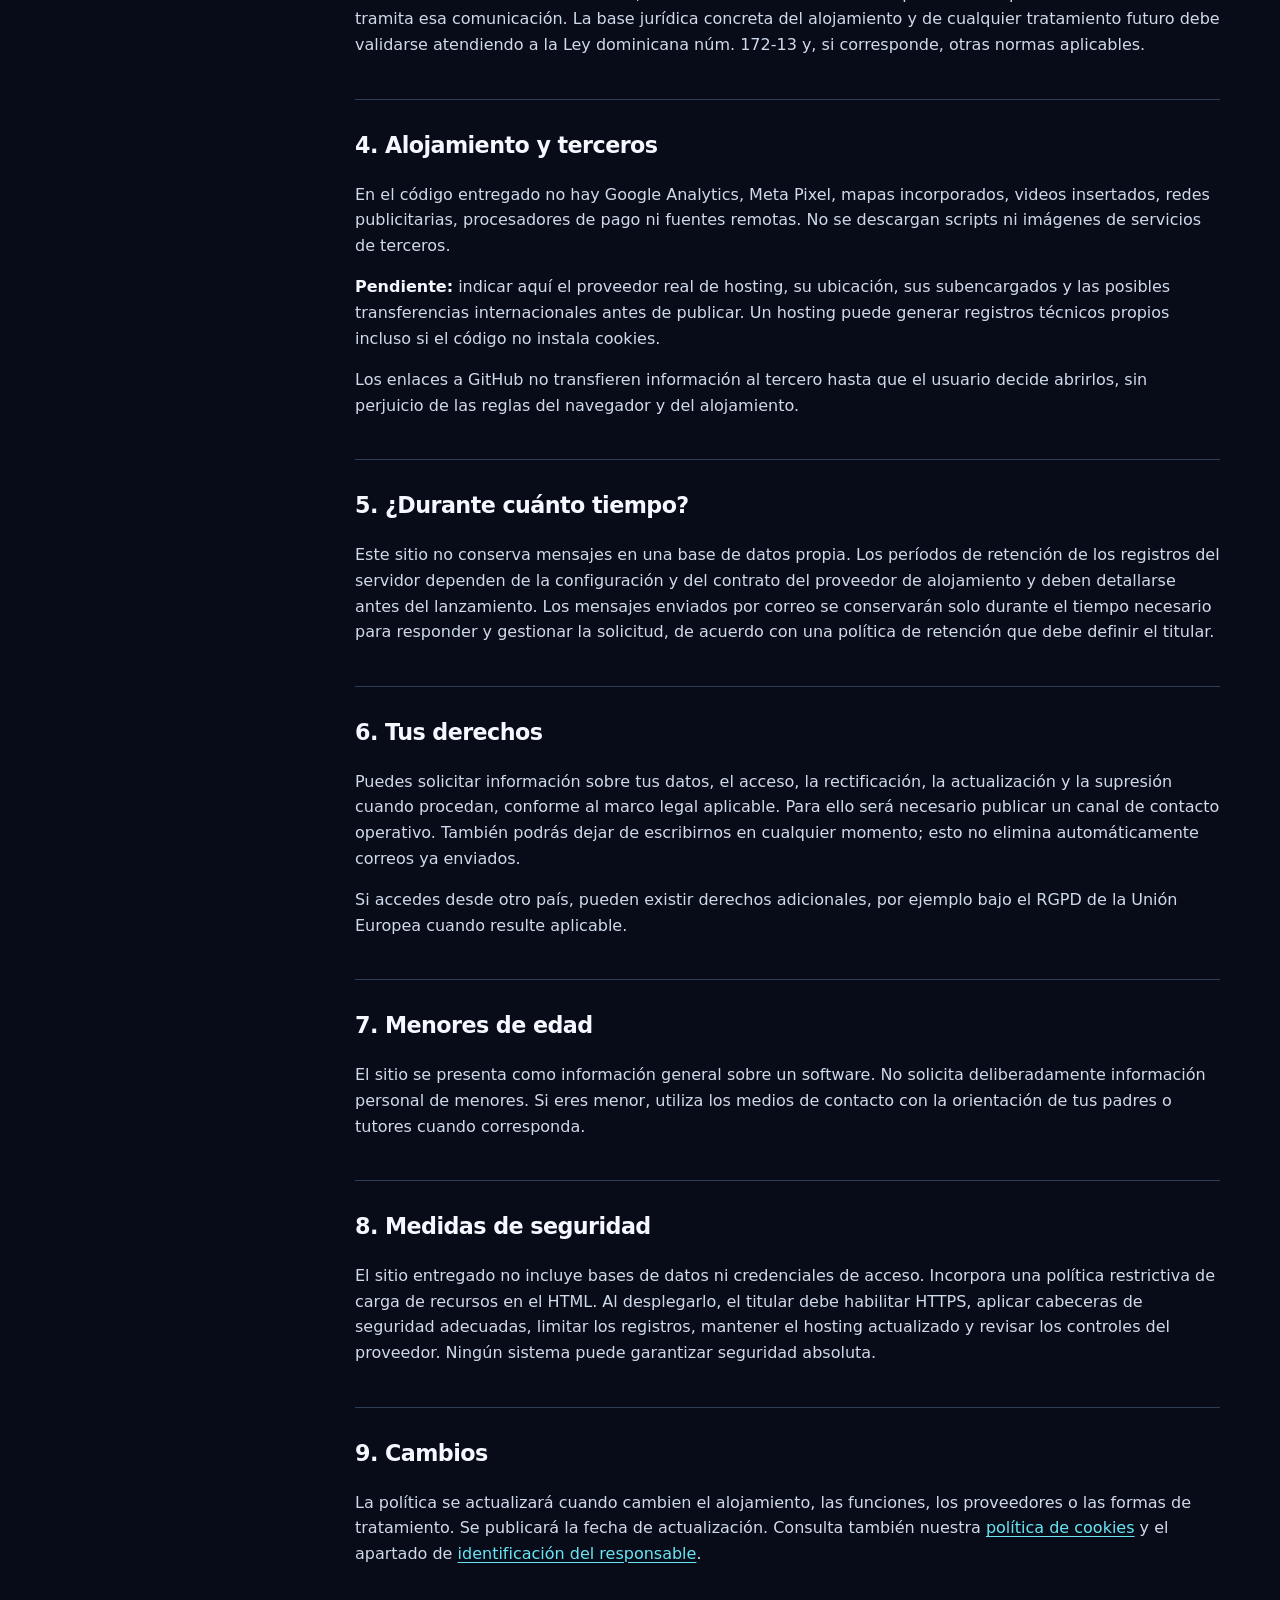
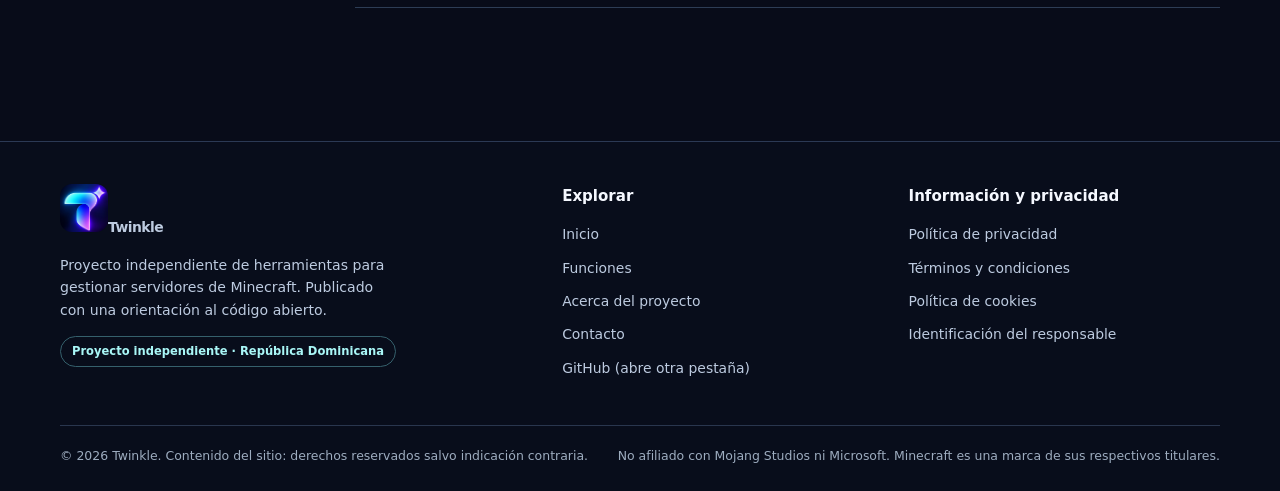
<file: privacidad.html>
<!doctype html><html lang="es-DO"><head><meta charset="utf-8"><meta name="viewport" content="width=device-width, initial-scale=1"><meta name="color-scheme" content="dark"><meta name="theme-color" content="#080c19"><meta name="referrer" content="strict-origin-when-cross-origin"><meta http-equiv="Content-Security-Policy" content="default-src 'self'; script-src 'self'; style-src 'self' 'unsafe-inline'; img-src 'self' data:; font-src 'self'; connect-src 'none'; object-src 'none'; base-uri 'none'; frame-src 'none'; form-action 'none'"><link rel="icon" type="image/svg+xml" href="assets/favicon.svg"><link rel="stylesheet" href="assets/styles.css"><title>Política de privacidad | Twinkle</title><meta name="description" content="Información sobre privacidad y tratamiento de datos en el sitio Twinkle."></head><body>
<canvas id="twinkle-canvas" class="twinkle-canvas" aria-hidden="true"></canvas><a class="skip" href="#contenido">Saltar al contenido principal</a><header class="site-header"><div class="container header-row"><a class="brand" href="index.html" aria-label="Twinkle: ir al inicio"><img src="assets/twinkle-icon.webp" alt="" width="48" height="48">Twinkle</a><button class="menu-toggle" type="button" data-menu-toggle aria-controls="site-nav" aria-expanded="false">Menú</button><nav class="nav-links" id="site-nav" aria-label="Navegación principal"><a href="index.html">Inicio</a><a href="index.html#funciones">Funciones</a><a href="index.html#proyecto">Proyecto</a><a href="contacto.html" >Contacto</a></nav><div class="header-actions">
<button class="sound-toggle" type="button" data-sound-toggle aria-label="Efectos de sonido: activados" aria-pressed="true" title="Activar/Silenciar efectos de sonido">
<span class="sound-icon" aria-hidden="true">🔊</span>
<span class="sound-label">Sonido</span>
</button>
<a class="btn btn-secondary btn-small header-btn" href="https://github.com/Keizzel-MC/Twinkle-MC" target="_blank" rel="noopener noreferrer" aria-label="Ver el repositorio en GitHub (abre otra pestaña)">Ver en GitHub ↗</a>
</div></div></header><main id="contenido"><section class="page-intro"><div class="container"><div class="eyebrow">Transparencia</div><h1>Política de privacidad</h1><p>Explicamos qué datos requiere el funcionamiento de esta web, qué información no recogemos y qué debes conocer antes de contactar.</p><p class="microcopy">Versión de referencia: 26 de octubre de 2026 · Sujeta a completar identificación y revisión antes de publicar</p></div></section><div class="container legal-layout"><aside class="toc" aria-label="Contenido de esta política"><h2>En esta página</h2><a href="#responsable">Responsable</a><a href="#datos">Datos tratados</a><a href="#finalidad">Finalidades y bases</a><a href="#terceros">Destinatarios y alojamiento</a><a href="#plazos">Conservación</a><a href="#derechos">Tus derechos</a><a href="#menores">Menores</a><a href="#seguridad">Seguridad</a><a href="#actualizaciones">Cambios y contacto</a></aside><div class="legal-content"><div class="notice warning"><strong>Antes de publicar:</strong> falta identificar al responsable del sitio y habilitar un correo de contacto real. Esta plantilla no sustituye una revisión jurídica.</div><section id="responsable"><h2>1. ¿Quién es responsable?</h2><p>Twinkle es un proyecto independiente relacionado con herramientas de gestión de servidores de Minecraft, dirigido desde República Dominicana. El responsable del tratamiento y titular de este sitio deberá identificarse antes del lanzamiento:</p><ul><li><strong>Nombre legal o denominación:</strong> [PENDIENTE DE COMPLETAR POR EL TITULAR].</li><li><strong>País:</strong> República Dominicana.</li><li><strong>Localidad / domicilio para notificaciones:</strong> [PENDIENTE DE DEFINIR, SEGÚN CORRESPONDA].</li><li><strong>Contacto de privacidad:</strong> [CORREO POR CONFIGURAR].</li><li><strong>Registro mercantil / RNC:</strong> [INDICAR SOLO SI EXISTE Y CORRESPONDE].</li></ul><p>No se afirma que Twinkle sea una empresa constituida ni una entidad benéfica.</p></section><section id="datos"><h2>2. ¿Qué datos se procesan?</h2><p>Esta versión del sitio es estática. No tiene registro de cuentas, inicio de sesión, base de datos de visitantes ni formularios que envíen datos a servidores propios.</p><ul><li><strong>Navegación:</strong> el proveedor de alojamiento puede procesar dirección IP, fecha, URL solicitada, agente del navegador y registros de seguridad necesarios para entregar el sitio y proteger el servicio. Dependen del proveedor que el titular elija.</li><li><strong>Contacto:</strong> si el visitante inicia voluntariamente un correo desde su aplicación, el contenido del mensaje, su dirección de correo y cualquier dato que incluya serán tratados por los proveedores de correo que intervengan y por el responsable que lo reciba.</li><li><strong>Enlaces externos:</strong> al pulsar GitHub, el navegador visita un servicio tercero bajo las políticas de ese proveedor.</li></ul><p>No solicitamos nombres completos, documentos de identidad, direcciones físicas ni teléfonos mediante este sitio.</p></section><section id="finalidad"><h2>3. ¿Para qué se utilizan?</h2><p>La entrega y la seguridad del sitio requieren el tratamiento técnico que realice el alojamiento. El contacto, cuando esté habilitado, se utilizará exclusivamente para responder a la consulta del visitante. No se prevé el envío de campañas ni la venta de datos desde este sitio.</p><p>Cuando se solicite iniciar un correo, el visitante deberá confirmar expresamente que conoce cómo se tramita esa comunicación. La base jurídica concreta del alojamiento y de cualquier tratamiento futuro debe validarse atendiendo a la Ley dominicana núm. 172-13 y, si corresponde, otras normas aplicables.</p></section><section id="terceros"><h2>4. Alojamiento y terceros</h2><p>En el código entregado no hay Google Analytics, Meta Pixel, mapas incorporados, videos insertados, redes publicitarias, procesadores de pago ni fuentes remotas. No se descargan scripts ni imágenes de servicios de terceros.</p><p><strong>Pendiente:</strong> indicar aquí el proveedor real de hosting, su ubicación, sus subencargados y las posibles transferencias internacionales antes de publicar. Un hosting puede generar registros técnicos propios incluso si el código no instala cookies.</p><p>Los enlaces a GitHub no transfieren información al tercero hasta que el usuario decide abrirlos, sin perjuicio de las reglas del navegador y del alojamiento.</p></section><section id="plazos"><h2>5. ¿Durante cuánto tiempo?</h2><p>Este sitio no conserva mensajes en una base de datos propia. Los períodos de retención de los registros del servidor dependen de la configuración y del contrato del proveedor de alojamiento y deben detallarse antes del lanzamiento. Los mensajes enviados por correo se conservarán solo durante el tiempo necesario para responder y gestionar la solicitud, de acuerdo con una política de retención que debe definir el titular.</p></section><section id="derechos"><h2>6. Tus derechos</h2><p>Puedes solicitar información sobre tus datos, el acceso, la rectificación, la actualización y la supresión cuando procedan, conforme al marco legal aplicable. Para ello será necesario publicar un canal de contacto operativo. También podrás dejar de escribirnos en cualquier momento; esto no elimina automáticamente correos ya enviados.</p><p>Si accedes desde otro país, pueden existir derechos adicionales, por ejemplo bajo el RGPD de la Unión Europea cuando resulte aplicable.</p></section><section id="menores"><h2>7. Menores de edad</h2><p>El sitio se presenta como información general sobre un software. No solicita deliberadamente información personal de menores. Si eres menor, utiliza los medios de contacto con la orientación de tus padres o tutores cuando corresponda.</p></section><section id="seguridad"><h2>8. Medidas de seguridad</h2><p>El sitio entregado no incluye bases de datos ni credenciales de acceso. Incorpora una política restrictiva de carga de recursos en el HTML. Al desplegarlo, el titular debe habilitar HTTPS, aplicar cabeceras de seguridad adecuadas, limitar los registros, mantener el hosting actualizado y revisar los controles del proveedor. Ningún sistema puede garantizar seguridad absoluta.</p></section><section id="actualizaciones"><h2>9. Cambios</h2><p>La política se actualizará cuando cambien el alojamiento, las funciones, los proveedores o las formas de tratamiento. Se publicará la fecha de actualización. Consulta también nuestra <a href="cookies.html">política de cookies</a> y el apartado de <a href="contacto.html#identificacion">identificación del responsable</a>.</p></section></div></div></main><footer class="site-footer"><div class="container"><div class="footer-grid"><div><a class="brand" href="index.html" aria-label="Twinkle: inicio"><img src="assets/twinkle-icon.webp" alt="" width="48" height="48">Twinkle</a><p class="footer-desc">Proyecto independiente de herramientas para gestionar servidores de Minecraft. Publicado con una orientación al código abierto.</p><span class="pill">Proyecto independiente · República Dominicana</span></div><div><h3>Explorar</h3><a href="index.html">Inicio</a><a href="index.html#funciones">Funciones</a><a href="index.html#proyecto">Acerca del proyecto</a><a href="contacto.html">Contacto</a><a href="https://github.com/Keizzel-MC/Twinkle-MC" target="_blank" rel="noopener noreferrer">GitHub (abre otra pestaña)</a></div><div><h3>Información y privacidad</h3><a href="privacidad.html">Política de privacidad</a><a href="terminos.html">Términos y condiciones</a><a href="cookies.html">Política de cookies</a><a href="contacto.html#identificacion">Identificación del responsable</a></div></div><div class="footer-bottom"><span>© <span data-year>2026</span> Twinkle. Contenido del sitio: derechos reservados salvo indicación contraria.</span><span>No afiliado con Mojang Studios ni Microsoft. Minecraft es una marca de sus respectivos titulares.</span></div></div></footer><script src="assets/site.js" defer></script><button type="button" class="back-to-top" data-back-to-top aria-label="Volver arriba">↑</button>
</body></html>
</file>
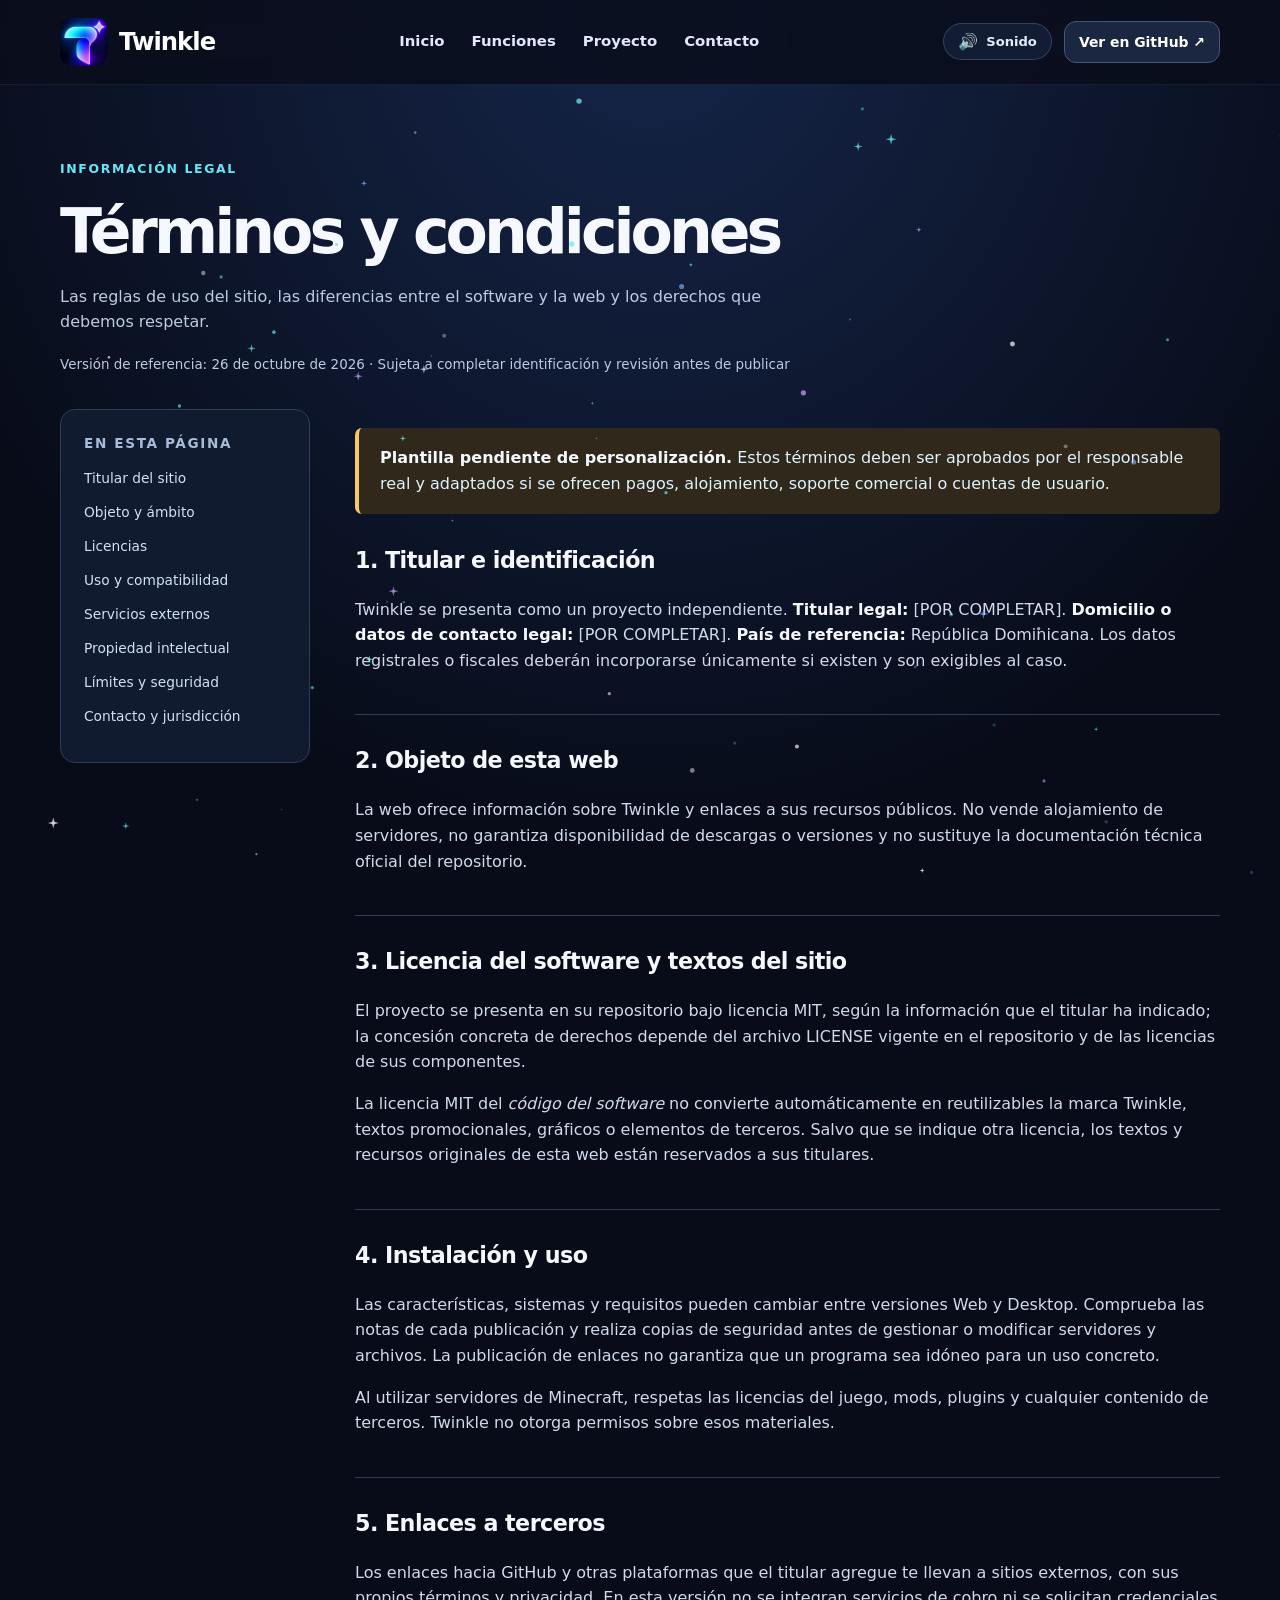
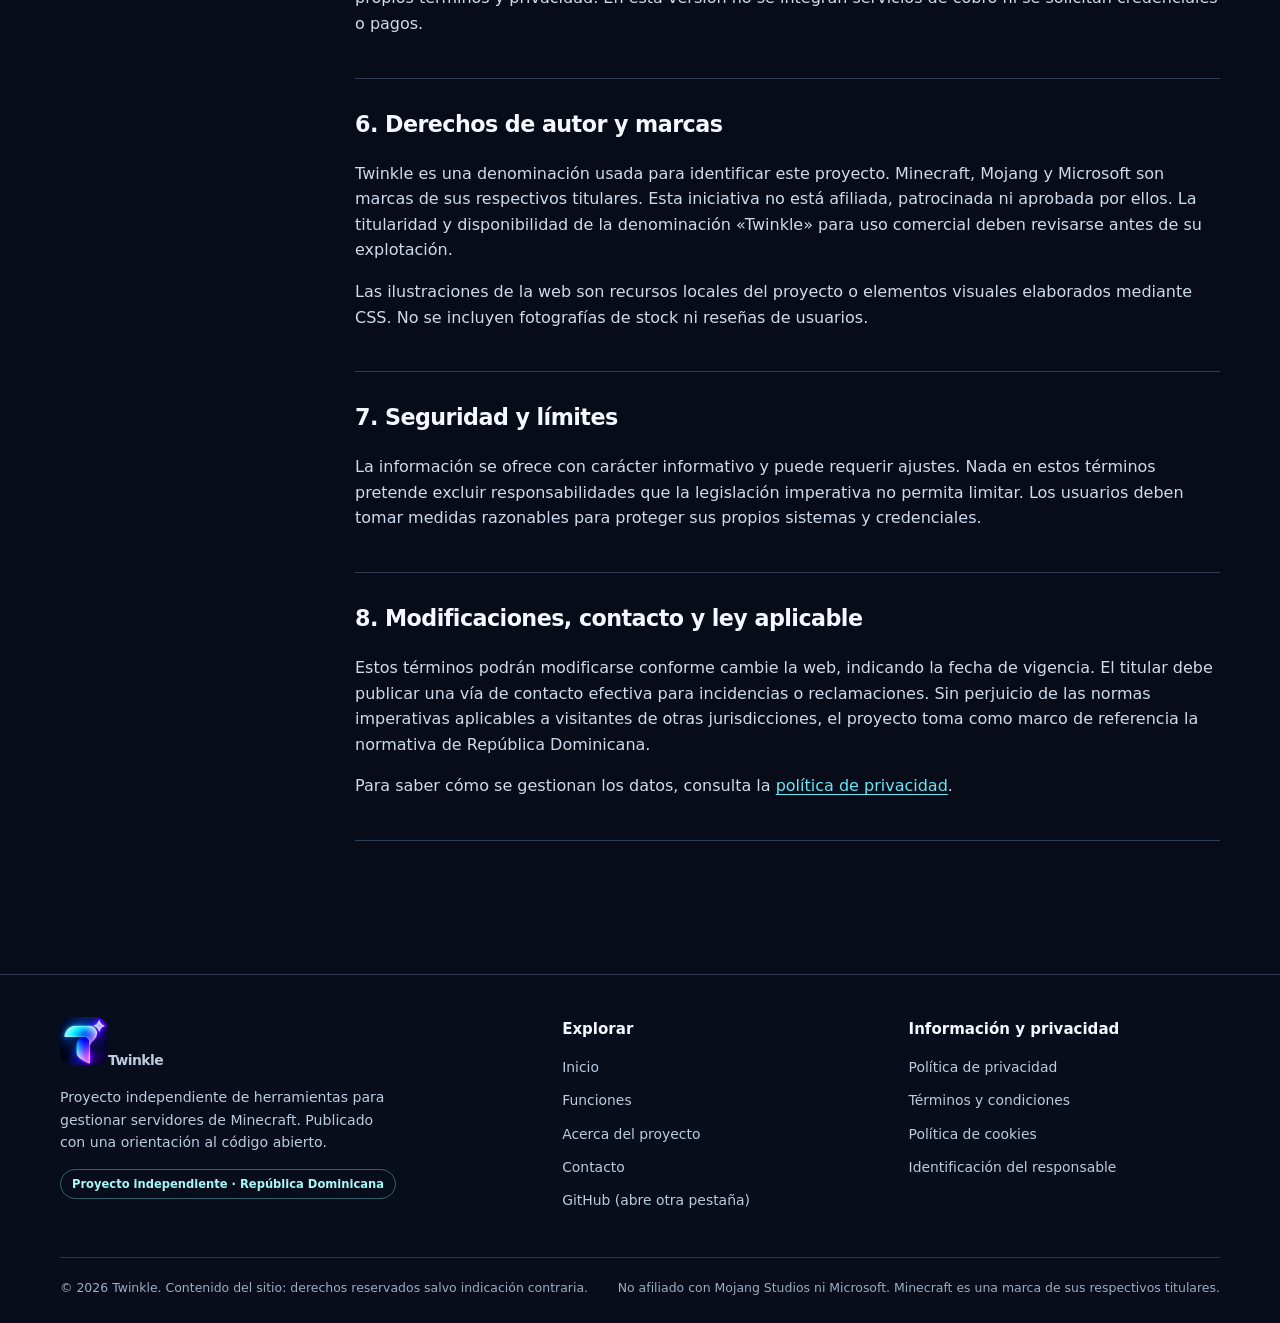
<file: terminos.html>
<!doctype html><html lang="es-DO"><head><meta charset="utf-8"><meta name="viewport" content="width=device-width, initial-scale=1"><meta name="color-scheme" content="dark"><meta name="theme-color" content="#080c19"><meta name="referrer" content="strict-origin-when-cross-origin"><meta http-equiv="Content-Security-Policy" content="default-src 'self'; script-src 'self'; style-src 'self' 'unsafe-inline'; img-src 'self' data:; font-src 'self'; connect-src 'none'; object-src 'none'; base-uri 'none'; frame-src 'none'; form-action 'none'"><link rel="icon" type="image/svg+xml" href="assets/favicon.svg"><link rel="stylesheet" href="assets/styles.css"><title>Términos y condiciones | Twinkle</title><meta name="description" content="Condiciones de uso del sitio web del proyecto independiente Twinkle."></head><body>
<canvas id="twinkle-canvas" class="twinkle-canvas" aria-hidden="true"></canvas><a class="skip" href="#contenido">Saltar al contenido principal</a><header class="site-header"><div class="container header-row"><a class="brand" href="index.html" aria-label="Twinkle: ir al inicio"><img src="assets/twinkle-icon.webp" alt="" width="48" height="48">Twinkle</a><button class="menu-toggle" type="button" data-menu-toggle aria-controls="site-nav" aria-expanded="false">Menú</button><nav class="nav-links" id="site-nav" aria-label="Navegación principal"><a href="index.html">Inicio</a><a href="index.html#funciones">Funciones</a><a href="index.html#proyecto">Proyecto</a><a href="contacto.html" >Contacto</a></nav><div class="header-actions">
<button class="sound-toggle" type="button" data-sound-toggle aria-label="Efectos de sonido: activados" aria-pressed="true" title="Activar/Silenciar efectos de sonido">
<span class="sound-icon" aria-hidden="true">🔊</span>
<span class="sound-label">Sonido</span>
</button>
<a class="btn btn-secondary btn-small header-btn" href="https://github.com/Keizzel-MC/Twinkle-MC" target="_blank" rel="noopener noreferrer" aria-label="Ver el repositorio en GitHub (abre otra pestaña)">Ver en GitHub ↗</a>
</div></div></header><main id="contenido"><section class="page-intro"><div class="container"><div class="eyebrow">Información legal</div><h1>Términos y condiciones</h1><p>Las reglas de uso del sitio, las diferencias entre el software y la web y los derechos que debemos respetar.</p><p class="microcopy">Versión de referencia: 26 de octubre de 2026 · Sujeta a completar identificación y revisión antes de publicar</p></div></section><div class="container legal-layout"><aside class="toc" aria-label="Contenido de esta política"><h2>En esta página</h2><a href="#titular">Titular del sitio</a><a href="#objeto">Objeto y ámbito</a><a href="#licencia">Licencias</a><a href="#descargas">Uso y compatibilidad</a><a href="#terceros">Servicios externos</a><a href="#propiedad">Propiedad intelectual</a><a href="#responsabilidad">Límites y seguridad</a><a href="#contacto-legal">Contacto y jurisdicción</a></aside><div class="legal-content"><div class="notice warning"><strong>Plantilla pendiente de personalización.</strong> Estos términos deben ser aprobados por el responsable real y adaptados si se ofrecen pagos, alojamiento, soporte comercial o cuentas de usuario.</div><section id="titular"><h2>1. Titular e identificación</h2><p>Twinkle se presenta como un proyecto independiente. <strong>Titular legal:</strong> [POR COMPLETAR]. <strong>Domicilio o datos de contacto legal:</strong> [POR COMPLETAR]. <strong>País de referencia:</strong> República Dominicana. Los datos registrales o fiscales deberán incorporarse únicamente si existen y son exigibles al caso.</p></section><section id="objeto"><h2>2. Objeto de esta web</h2><p>La web ofrece información sobre Twinkle y enlaces a sus recursos públicos. No vende alojamiento de servidores, no garantiza disponibilidad de descargas o versiones y no sustituye la documentación técnica oficial del repositorio.</p></section><section id="licencia"><h2>3. Licencia del software y textos del sitio</h2><p>El proyecto se presenta en su repositorio bajo licencia MIT, según la información que el titular ha indicado; la concesión concreta de derechos depende del archivo LICENSE vigente en el repositorio y de las licencias de sus componentes.</p><p>La licencia MIT del <em>código del software</em> no convierte automáticamente en reutilizables la marca Twinkle, textos promocionales, gráficos o elementos de terceros. Salvo que se indique otra licencia, los textos y recursos originales de esta web están reservados a sus titulares.</p></section><section id="descargas"><h2>4. Instalación y uso</h2><p>Las características, sistemas y requisitos pueden cambiar entre versiones Web y Desktop. Comprueba las notas de cada publicación y realiza copias de seguridad antes de gestionar o modificar servidores y archivos. La publicación de enlaces no garantiza que un programa sea idóneo para un uso concreto.</p><p>Al utilizar servidores de Minecraft, respetas las licencias del juego, mods, plugins y cualquier contenido de terceros. Twinkle no otorga permisos sobre esos materiales.</p></section><section id="terceros"><h2>5. Enlaces a terceros</h2><p>Los enlaces hacia GitHub y otras plataformas que el titular agregue te llevan a sitios externos, con sus propios términos y privacidad. En esta versión no se integran servicios de cobro ni se solicitan credenciales o pagos.</p></section><section id="propiedad"><h2>6. Derechos de autor y marcas</h2><p>Twinkle es una denominación usada para identificar este proyecto. Minecraft, Mojang y Microsoft son marcas de sus respectivos titulares. Esta iniciativa no está afiliada, patrocinada ni aprobada por ellos. La titularidad y disponibilidad de la denominación «Twinkle» para uso comercial deben revisarse antes de su explotación.</p><p>Las ilustraciones de la web son recursos locales del proyecto o elementos visuales elaborados mediante CSS. No se incluyen fotografías de stock ni reseñas de usuarios.</p></section><section id="responsabilidad"><h2>7. Seguridad y límites</h2><p>La información se ofrece con carácter informativo y puede requerir ajustes. Nada en estos términos pretende excluir responsabilidades que la legislación imperativa no permita limitar. Los usuarios deben tomar medidas razonables para proteger sus propios sistemas y credenciales.</p></section><section id="contacto-legal"><h2>8. Modificaciones, contacto y ley aplicable</h2><p>Estos términos podrán modificarse conforme cambie la web, indicando la fecha de vigencia. El titular debe publicar una vía de contacto efectiva para incidencias o reclamaciones. Sin perjuicio de las normas imperativas aplicables a visitantes de otras jurisdicciones, el proyecto toma como marco de referencia la normativa de República Dominicana.</p><p>Para saber cómo se gestionan los datos, consulta la <a href="privacidad.html">política de privacidad</a>.</p></section></div></div></main><footer class="site-footer"><div class="container"><div class="footer-grid"><div><a class="brand" href="index.html" aria-label="Twinkle: inicio"><img src="assets/twinkle-icon.webp" alt="" width="48" height="48">Twinkle</a><p class="footer-desc">Proyecto independiente de herramientas para gestionar servidores de Minecraft. Publicado con una orientación al código abierto.</p><span class="pill">Proyecto independiente · República Dominicana</span></div><div><h3>Explorar</h3><a href="index.html">Inicio</a><a href="index.html#funciones">Funciones</a><a href="index.html#proyecto">Acerca del proyecto</a><a href="contacto.html">Contacto</a><a href="https://github.com/Keizzel-MC/Twinkle-MC" target="_blank" rel="noopener noreferrer">GitHub (abre otra pestaña)</a></div><div><h3>Información y privacidad</h3><a href="privacidad.html">Política de privacidad</a><a href="terminos.html">Términos y condiciones</a><a href="cookies.html">Política de cookies</a><a href="contacto.html#identificacion">Identificación del responsable</a></div></div><div class="footer-bottom"><span>© <span data-year>2026</span> Twinkle. Contenido del sitio: derechos reservados salvo indicación contraria.</span><span>No afiliado con Mojang Studios ni Microsoft. Minecraft es una marca de sus respectivos titulares.</span></div></div></footer><script src="assets/site.js" defer></script><button type="button" class="back-to-top" data-back-to-top aria-label="Volver arriba">↑</button>
</body></html>
</file>
<file: assets/styles.css>
:root{color-scheme:dark;--bg:#080c19;--bg2:#0e1428;--card:#111b30;--card2:#141f36;--line:#293851;--text:#f5f8ff;--muted:#bdcbe0;--cyan:#68e6f4;--blue:#79a8ff;--purple:#bc9aff;--focus:#ffdd73;--max:1160px;font-family:system-ui,-apple-system,"Segoe UI",Roboto,Arial,sans-serif}*{box-sizing:border-box}html{scroll-behavior:smooth}body{margin:0;min-height:100vh;background:radial-gradient(ellipse 80% 38% at 51% 0%,#152549 0%,transparent 76%),var(--bg);color:var(--text);line-height:1.6}a{color:var(--cyan);text-underline-offset:3px}a:hover{color:#b7f8ff}button,input,textarea,select{font:inherit}button{cursor:pointer}button:disabled{cursor:not-allowed;opacity:.65}a:focus-visible,button:focus-visible,input:focus-visible,textarea:focus-visible,select:focus-visible{outline:3px solid var(--focus);outline-offset:4px}::selection{background:#5b459a;color:white}.container{width:min(var(--max),calc(100% - 40px));margin-inline:auto}.skip{position:absolute;z-index:100;top:-100px;left:12px;padding:12px 18px;background:var(--focus);color:#1b180c;font-weight:800}.skip:focus{top:12px}.site-header{position:relative;z-index:10;border-bottom:1px solid #2b35506b;background:#0a0e1cd9}.header-row{display:flex;justify-content:space-between;align-items:center;gap:20px;min-height:84px}.brand{display:inline-flex;align-items:center;gap:11px;color:#fff;text-decoration:none;font-size:1.52rem;font-weight:800;letter-spacing:-.04em}.brand img{width:48px;height:48px;border-radius:12px;object-fit:cover}.nav-links{display:flex;align-items:center;gap:27px}.nav-links a{font-size:.93rem;color:#e0eaff;font-weight:650;text-decoration:none}.nav-links a:hover,.nav-links a[aria-current=page]{color:var(--cyan)}.btn{display:inline-flex;gap:10px;align-items:center;justify-content:center;text-decoration:none;border:1px solid transparent;border-radius:12px;font-weight:750;font-size:.96rem;padding:13px 19px;min-height:47px;transition:transform .16s ease,background .16s ease}.btn:hover{transform:translateY(-2px)}.btn-primary{background:linear-gradient(110deg,#81f4ec,#88a3ff);color:#08132b}.btn-primary:hover{color:#06142b;background:linear-gradient(110deg,#a3fff5,#bac8ff)}.btn-secondary{background:#1b2740;color:#fff;border-color:#465579}.btn-secondary:hover{color:#fff;background:#243450}.btn-small{font-size:.87rem;padding:9px 14px;min-height:39px}.menu-toggle{display:none;padding:10px 14px;color:#fff;background:#1b2740;border:1px solid #4e6185;border-radius:10px}.hero{padding:102px 0 110px;overflow:hidden}.hero-grid{display:grid;grid-template-columns:1.03fr .97fr;gap:50px;align-items:center}.eyebrow{display:inline-flex;gap:9px;align-items:center;font-size:.78rem;font-weight:800;letter-spacing:.13em;text-transform:uppercase;color:var(--cyan)}.eyebrow-dot{height:8px;width:8px;border-radius:50%;background:var(--cyan);box-shadow:0 0 0 5px #68e6f420}h1,h2,h3,p{margin-top:0}h1{font-size:clamp(3.15rem,5.7vw,5.4rem);line-height:1.09;letter-spacing:-.065em;margin:24px 0}.gradient-text{background:linear-gradient(100deg,#88f6f7 0%,#86b6ff 52%,#cba5ff 100%);color:transparent;background-clip:text;-webkit-background-clip:text}.hero-copy{font-size:1.13rem;color:var(--muted);max-width:555px}.hero-actions{display:flex;gap:14px;flex-wrap:wrap;margin-top:30px}.microcopy{color:#a3b7d0;font-size:.84rem;margin:19px 0 0}.hero-visual{position:relative;min-width:0}.glow{position:absolute;inset:8% -3%;z-index:0;filter:blur(48px);background:radial-gradient(ellipse,#685cc44a,transparent 68%);pointer-events:none}.dashboard{position:relative;border-radius:20px;padding:13px;background:linear-gradient(145deg,#273a62,#111a34 67%);border:1px solid #556b9878;box-shadow:0 30px 100px #01050fc0;transform:perspective(1200px) rotateY(-4deg) rotateX(3deg)}.dash-shell{background:#0b1223;border:1px solid #344565;border-radius:14px;overflow:hidden}.dash-top{display:flex;align-items:center;justify-content:space-between;padding:14px 17px;border-bottom:1px solid #2b3a58;font-size:.78rem;color:#dfe9ff}.dash-top span{display:flex;align-items:center;gap:9px}.dots{display:inline-flex;gap:5px}.dots i{width:7px;height:7px;border-radius:50%;background:#758cac}.dots i:first-child{background:#9a6f94}.dash-layout{display:grid;grid-template-columns:107px 1fr;min-height:288px}.dash-sidebar{border-right:1px solid #293954;background:#0c152b;padding:24px 11px}.dash-side-item{margin-bottom:15px;padding:7px 9px;border-radius:7px;color:#9bb0d0;font-size:.65rem}.dash-side-item.on{background:#1e3851;color:#a4f3fd}.dash-main{padding:24px 20px}.dash-title{font-size:1rem;font-weight:800;margin-bottom:14px}.dash-status{display:flex;gap:9px;align-items:center;color:#b4e9d3;font-size:.7rem}.dash-status i{width:7px;height:7px;border-radius:50%;background:#57d6a8}.metric-row{display:grid;grid-template-columns:1fr 1fr;gap:10px;margin-top:15px}.metric{background:#131f36;border:1px solid #2c3d5d;border-radius:10px;padding:12px}.metric small{display:block;color:#a7bad4;font-size:.62rem}.metric b{display:block;font-size:1.05rem;line-height:1.5}.term{background:#07101b;border:1px solid #273a56;border-radius:9px;padding:11px;margin-top:13px;min-height:90px;font: .68rem/1.8 ui-monospace,monospace;color:#92d1dc}.term strong{color:#9deac4;font-weight:500}.visual-caption{text-align:center;margin:16px 0 0;color:#94a8c3;font-size:.79rem}.section{padding:85px 0}.section-border{border-top:1px solid #27344c}.section-header{max-width:720px;margin-bottom:37px}.section-header h2,.cta h2{font-size:clamp(2rem,3.6vw,3.15rem);line-height:1.17;letter-spacing:-.04em;margin:13px 0}.section-header p,.cta p{color:var(--muted);font-size:1.03rem}.cards{display:grid;grid-template-columns:repeat(3,1fr);gap:18px}.card{background:linear-gradient(155deg,#15223b,#10182a);border:1px solid #30415f;border-radius:18px;padding:29px}.icon-box{display:inline-grid;place-items:center;width:45px;height:45px;border-radius:12px;background:#253658;color:var(--cyan);font-size:1.3rem;margin-bottom:20px}.card h3{font-size:1.12rem;letter-spacing:-.02em;margin-bottom:9px}.card p{color:var(--muted);font-size:.92rem;margin-bottom:0}.two-col{display:grid;grid-template-columns:1fr 1fr;gap:40px;align-items:start}.info-panel{background:linear-gradient(165deg,#16263d,#0e1829);border:1px solid #30435f;border-radius:20px;padding:34px}.info-panel h3{margin-bottom:12px}.info-panel p,.info-panel li{color:var(--muted)}.info-panel li{padding-bottom:7px}.pill{display:inline-block;border:1px solid #35606c;border-radius:999px;padding:5px 11px;color:#a9f7f7;font-weight:700;font-size:.72rem}.points{padding:0;list-style:none}.points li{display:flex;gap:12px;margin:0 0 17px;color:var(--muted)}.points li::before{content:'✓';display:inline-grid;place-items:center;flex:0 0 24px;height:24px;border-radius:50%;background:#254a50;color:#9af4e8;font-size:.85rem;font-weight:800}.cta{background:linear-gradient(120deg,#1b3151,#221e48);border:1px solid #4b5d89;border-radius:24px;padding:48px 50px;display:flex;gap:40px;align-items:center;justify-content:space-between}.cta h2{margin-top:0}.cta p{max-width:590px;margin-bottom:0}.site-footer{margin-top:75px;border-top:1px solid #2b3954;background:#080d1b;padding:42px 0 25px}.footer-grid{display:grid;grid-template-columns:1.5fr 1fr 1fr;gap:35px}.site-footer h3{font-size:.94rem;margin-bottom:15px}.site-footer a{display:block;text-decoration:none;font-size:.87rem;color:var(--muted);margin-bottom:11px}.site-footer a:hover{color:var(--cyan)}.footer-desc{color:var(--muted);max-width:340px;font-size:.88rem;margin:15px 0}.footer-bottom{margin-top:35px;padding-top:20px;border-top:1px solid #29364e;color:#9dacbf;font-size:.78rem;display:flex;justify-content:space-between;gap:18px;flex-wrap:wrap}.page-intro{padding:70px 0 34px}.page-intro h1{font-size:clamp(2.4rem,5vw,3.85rem);margin:18px 0}.page-intro p{color:var(--muted);max-width:770px}.legal-layout{display:grid;grid-template-columns:250px minmax(0,1fr);gap:45px;padding-bottom:30px;align-items:start}.toc{position:sticky;top:22px;background:#111b2f;border:1px solid #2e3d57;border-radius:15px;padding:23px}.toc h2{font-size:.85rem;text-transform:uppercase;letter-spacing:.12em;color:#a8bbd8}.toc a{display:block;font-size:.86rem;margin:12px 0;text-decoration:none;color:#d2e0f4}.legal-content{min-width:0}.legal-content section{border-bottom:1px solid #2d3d55;padding:0 0 25px;margin-bottom:28px;scroll-margin-top:30px}.legal-content h2{font-size:1.39rem;letter-spacing:-.025em}.legal-content p,.legal-content li{color:#cfdaeb}.legal-content ul{padding-left:25px}.legal-content li{margin-bottom:7px}.legal-content strong{color:var(--text)}.notice{padding:17px 21px;border-left:4px solid var(--cyan);border-radius:7px;background:#15263a;color:#e0f3ff;margin:19px 0 29px}.warning{border-color:#f7c768;background:#30281b}.kbd{font-family:ui-monospace,monospace;font-size:.8em;background:#263b58;padding:2px 6px;border-radius:5px}.contact-grid{display:grid;grid-template-columns:1fr 1.2fr;gap:24px;padding:34px 0 10px}.form-panel{padding:30px;background:#121e32;border:1px solid #324562;border-radius:19px}.form-field{margin-bottom:19px}.form-field label{display:block;font-weight:700;font-size:.91rem;margin-bottom:8px}.form-field input,.form-field select,.form-field textarea{width:100%;padding:12px 14px;color:#fff;background:#0a1427;border:1px solid #60708d;border-radius:9px}.form-field textarea{resize:vertical;min-height:150px}.form-field input:focus,.form-field select:focus,.form-field textarea:focus{border-color:var(--cyan)}.form-field small{display:block;margin-top:5px;color:var(--muted)}.check-row{display:flex;align-items:flex-start;gap:11px;line-height:1.5;font-size:.88rem;color:#d7e2f5}.check-row input{width:22px;height:22px;accent-color:#83e5ed;flex:0 0 auto;margin-top:1px}.form-feedback{min-height:26px;color:#ffdf96;font-weight:700;margin-top:15px}.form-panel .btn{margin-top:15px}.muted{color:var(--muted)}.source-list a{word-break:break-all}@media(max-width:850px){.hero-grid,.two-col,.contact-grid,.legal-layout{grid-template-columns:1fr}.hero{padding:69px 0}.hero-visual{max-width:590px;width:100%;margin-inline:auto}.cards{grid-template-columns:repeat(2,1fr)}.toc{position:static}.cta{align-items:flex-start;flex-direction:column}.header-row{min-height:74px}.nav-links{gap:16px}.header-btn{display:none}}@media(max-width:640px){.container{width:min(var(--max),calc(100% - 32px))}.menu-toggle{display:block}.nav-links{display:none;position:absolute;top:73px;left:0;right:0;background:#10192d;border-bottom:1px solid #3c4963;padding:14px 18px;flex-direction:column;align-items:stretch;gap:2px}.nav-links.open{display:flex}.nav-links a{padding:12px}.hero{padding:56px 0 70px}.hero-grid{gap:44px}h1{font-size:clamp(2.75rem,10vw,4rem)}.cards{grid-template-columns:1fr}.section{padding:64px 0}.cta{padding:31px 25px}.dash-layout{grid-template-columns:82px 1fr}.dash-main{padding:18px 13px}.dash-sidebar{padding:20px 6px}.metric-row{gap:6px}.metric{padding:9px}.footer-grid{grid-template-columns:1fr 1fr}.footer-grid>div:first-child{grid-column:1/-1}.page-intro{padding:55px 0 25px}.form-panel{padding:22px}.info-panel{padding:25px}}@media(prefers-reduced-motion:reduce){*,*:before,*:after{scroll-behavior:auto!important;transition:none!important;animation:none!important}.dashboard{transform:none}}

.info-title{font-size:1.35rem;margin-top:18px}#identificacion{margin-top:36px}#identificacion h2{font-size:1.32rem}#identificacion strong{color:var(--text)}


/* ========================================================
   TWINKLE 2.1 — ANIMATIONS, PARTICLES & INTERACTIVE UI
   ======================================================== */

/* Background Canvas Particles */
.twinkle-canvas {
  position: fixed;
  inset: 0;
  width: 100vw;
  height: 100vh;
  pointer-events: none;
  z-index: 0;
  opacity: 0.88;
}

/* Site Header Sticky & Blur */
.site-header {
  position: sticky;
  top: 0;
  z-index: 100;
  backdrop-filter: blur(14px);
  -webkit-backdrop-filter: blur(14px);
  transition: background 0.3s ease, border-color 0.3s ease, box-shadow 0.3s ease;
}
.site-header.scrolled {
  background: rgba(8, 12, 25, 0.95);
  border-bottom-color: rgba(104, 230, 244, 0.22);
  box-shadow: 0 10px 30px rgba(0, 0, 0, 0.5);
}

.header-actions {
  display: flex;
  align-items: center;
  gap: 12px;
}

/* Sound Toggle Pill Button */
.sound-toggle {
  display: inline-flex;
  align-items: center;
  gap: 8px;
  background: rgba(22, 35, 60, 0.75);
  border: 1px solid rgba(78, 97, 133, 0.55);
  color: #e3edff;
  border-radius: 999px;
  padding: 7px 14px;
  font-size: 0.82rem;
  font-weight: 650;
  cursor: pointer;
  transition: all 0.2s cubic-bezier(0.16, 1, 0.3, 1);
  backdrop-filter: blur(8px);
}
.sound-toggle:hover {
  background: rgba(35, 54, 90, 0.95);
  border-color: var(--cyan);
  color: #fff;
  transform: translateY(-1px);
  box-shadow: 0 0 16px rgba(104, 230, 244, 0.28);
}
.sound-toggle:active {
  transform: translateY(1px);
}
.sound-toggle.muted {
  opacity: 0.72;
  border-color: rgba(90, 105, 135, 0.4);
  color: #92a4bf;
}
.sound-icon {
  font-size: 1rem;
  line-height: 1;
}

/* Animated Gradient Headline */
.gradient-text {
  background: linear-gradient(100deg, #88f6f7 0%, #86b6ff 48%, #cba5ff 82%, #88f6f7 100%);
  background-size: 200% auto;
  color: transparent;
  background-clip: text;
  -webkit-background-clip: text;
  animation: gradientFlow 7s linear infinite;
}
@keyframes gradientFlow {
  0% { background-position: 0% center; }
  100% { background-position: 200% center; }
}

/* Button Shimmer Wave */
.btn-primary {
  position: relative;
  overflow: hidden;
  box-shadow: 0 4px 18px rgba(129, 244, 236, 0.25);
  transition: transform 0.2s ease, box-shadow 0.2s ease, background 0.2s ease;
}
.btn-primary:hover {
  transform: translateY(-2px);
  box-shadow: 0 8px 26px rgba(129, 244, 236, 0.42);
}
.btn-primary:active {
  transform: translateY(0);
}
.btn-primary::after {
  content: '';
  position: absolute;
  top: 0;
  left: -120%;
  width: 70%;
  height: 100%;
  background: linear-gradient(90deg, transparent, rgba(255, 255, 255, 0.38), transparent);
  transform: skewX(-20deg);
  transition: left 0.75s ease;
  pointer-events: none;
}
.btn-primary:hover::after {
  left: 150%;
}

.btn-secondary {
  transition: transform 0.2s ease, background 0.2s ease, border-color 0.2s ease, box-shadow 0.2s ease;
}
.btn-secondary:hover {
  border-color: rgba(104, 230, 244, 0.5);
  box-shadow: 0 4px 20px rgba(0, 0, 0, 0.35);
}

/* 3D Interactive Dashboard Container */
.dashboard {
  position: relative;
  border-radius: 20px;
  padding: 13px;
  background: linear-gradient(145deg, rgba(39, 58, 98, 0.95), rgba(17, 26, 52, 0.95) 67%);
  border: 1px solid rgba(85, 107, 152, 0.48);
  box-shadow: 0 30px 100px rgba(1, 5, 15, 0.8), 0 0 40px rgba(104, 230, 244, 0.08);
  transform-style: preserve-3d;
  will-change: transform;
  transition: box-shadow 0.3s ease;
}
.dashboard:hover {
  box-shadow: 0 36px 110px rgba(1, 5, 15, 0.85), 0 0 50px rgba(104, 230, 244, 0.16);
}

/* Dynamic light reflection edge */
.dashboard::after {
  content: '';
  position: absolute;
  inset: -1px;
  border-radius: 21px;
  padding: 1px;
  background: radial-gradient(380px circle at var(--light-x, -999px) var(--light-y, -999px), rgba(104, 230, 244, 0.55), transparent 65%);
  -webkit-mask: linear-gradient(#fff 0 0) content-box, linear-gradient(#fff 0 0);
  -webkit-mask-composite: xor;
  mask-composite: exclude;
  pointer-events: none;
}

.dash-shell {
  position: relative;
}

/* Radar ping dot */
.radar-dot {
  position: relative;
  display: inline-block;
  width: 8px;
  height: 8px;
  border-radius: 50%;
  background: #57d6a8;
  margin-right: 6px;
  vertical-align: middle;
}
.radar-dot::after {
  content: '';
  position: absolute;
  inset: -3px;
  border-radius: 50%;
  border: 2px solid #57d6a8;
  animation: radarPing 2.2s cubic-bezier(0, 0, 0.2, 1) infinite;
}
@keyframes radarPing {
  0% { transform: scale(0.9); opacity: 0.9; }
  75%, 100% { transform: scale(2.6); opacity: 0; }
}

/* Sidebar Tab Buttons */
.dash-sidebar {
  display: flex;
  flex-direction: column;
}
.dash-side-item {
  width: 100%;
  text-align: left;
  border: none;
  font: inherit;
  display: flex;
  align-items: center;
  gap: 7px;
  margin-bottom: 8px;
  padding: 8px 10px;
  border-radius: 8px;
  color: #9bb0d0;
  font-size: 0.68rem;
  font-weight: 650;
  background: transparent;
  cursor: pointer;
  transition: all 0.2s cubic-bezier(0.16, 1, 0.3, 1);
}
.dash-side-item:hover {
  background: rgba(30, 56, 81, 0.65);
  color: #d8f5fc;
  transform: translateX(2px);
}
.dash-side-item.on {
  background: linear-gradient(90deg, #1e3851, rgba(23, 44, 69, 0.8));
  color: #a4f3fd;
  border-left: 3px solid var(--cyan);
  box-shadow: 0 4px 14px rgba(0, 0, 0, 0.25);
}

/* Views Container */
.dash-views {
  position: relative;
  min-height: 270px;
}
.dash-view {
  display: none;
  animation: fadeInView 0.24s cubic-bezier(0.16, 1, 0.3, 1);
}
.dash-view.active {
  display: block;
}
@keyframes fadeInView {
  from { opacity: 0; transform: translateY(6px); }
  to { opacity: 1; transform: translateY(0); }
}

/* Progress bar inside metric */
.meter-bar {
  height: 5px;
  border-radius: 999px;
  background: rgba(25, 40, 68, 0.85);
  overflow: hidden;
  margin-top: 6px;
}
.meter-fill {
  height: 100%;
  border-radius: 999px;
  background: linear-gradient(90deg, #57d6a8, #68e6f4);
  transition: width 0.7s cubic-bezier(0.16, 1, 0.3, 1);
  box-shadow: 0 0 10px rgba(104, 230, 244, 0.5);
}

/* Player tags */
.player-list {
  display: flex;
  gap: 5px;
  flex-wrap: wrap;
  margin-top: 8px;
}
.player-chip {
  display: inline-flex;
  align-items: center;
  gap: 5px;
  background: rgba(14, 24, 44, 0.85);
  border: 1px solid rgba(48, 68, 102, 0.7);
  border-radius: 6px;
  padding: 3px 7px;
  font-size: 0.64rem;
  color: #cfdff5;
}
.player-head {
  width: 10px;
  height: 10px;
  border-radius: 2px;
  background: #50e3c2;
  display: inline-block;
}
.player-op {
  color: #fed078;
  font-weight: 700;
}

/* Quick Action Buttons in Dashboard */
.dash-actions-row {
  display: flex;
  gap: 8px;
  margin-top: 14px;
  flex-wrap: wrap;
}
.dash-act-btn {
  background: rgba(21, 36, 61, 0.75);
  border: 1px solid rgba(59, 83, 121, 0.7);
  border-radius: 8px;
  color: #e0edff;
  font-size: 0.68rem;
  font-weight: 650;
  padding: 6px 10px;
  cursor: pointer;
  transition: all 0.2s cubic-bezier(0.16, 1, 0.3, 1);
  display: inline-flex;
  align-items: center;
  gap: 5px;
}
.dash-act-btn:hover {
  background: rgba(33, 56, 94, 0.95);
  border-color: var(--cyan);
  color: #fff;
  transform: translateY(-1px);
  box-shadow: 0 4px 12px rgba(104, 230, 244, 0.15);
}
.dash-act-btn:disabled {
  opacity: 0.65;
  cursor: not-allowed;
  transform: none;
}

/* Dashboard Toast */
.dash-toast {
  position: absolute;
  bottom: 14px;
  right: 14px;
  background: #10263f;
  border: 1px solid var(--cyan);
  color: #bdf6ff;
  font-size: 0.74rem;
  font-weight: 650;
  padding: 7px 13px;
  border-radius: 8px;
  box-shadow: 0 8px 24px rgba(0, 0, 0, 0.5), 0 0 16px rgba(104, 230, 244, 0.2);
  opacity: 0;
  transform: translateY(12px) scale(0.96);
  pointer-events: none;
  transition: all 0.24s cubic-bezier(0.16, 1, 0.3, 1);
  z-index: 50;
}
.dash-toast.show {
  opacity: 1;
  transform: translateY(0) scale(1);
}

/* Terminal & Console Styles */
.term {
  background: #060d17;
  border: 1px solid #23344e;
  border-radius: 10px;
  padding: 10px 12px;
  height: 125px;
  overflow-y: auto;
  font: 0.68rem/1.65 ui-monospace, SFMono-Regular, Menlo, Monaco, Consolas, monospace;
  color: #92d1dc;
  scrollbar-width: thin;
  scrollbar-color: #2b3e5d #09111c;
}
.term-line {
  margin-bottom: 2px;
  word-break: break-all;
}
.term-info { color: #87c8d9; }
.term-success { color: #83eec1; font-weight: 500; }
.term-warn { color: #fed078; }
.term-cmd { color: #c4a7ff; font-weight: 600; }
.term-chat { color: #7fe6ff; }

.dash-cmd-bar {
  display: flex;
  gap: 7px;
  margin-top: 8px;
}
.dash-cmd-input {
  flex: 1;
  background: #08111e;
  border: 1px solid #2f4362;
  border-radius: 7px;
  padding: 6px 10px;
  font: 0.72rem ui-monospace, monospace;
  color: #e4f4ff;
  transition: border-color 0.2s ease, box-shadow 0.2s ease;
}
.dash-cmd-input:focus {
  border-color: var(--cyan);
  box-shadow: 0 0 12px rgba(104, 230, 244, 0.25);
  outline: none;
}
.dash-cmd-send {
  background: linear-gradient(110deg, #57d6a8, #68e6f4);
  color: #07152b;
  border: none;
  border-radius: 7px;
  padding: 6px 12px;
  font-size: 0.7rem;
  font-weight: 750;
  cursor: pointer;
  transition: transform 0.15s ease, filter 0.15s ease;
}
.dash-cmd-send:hover {
  filter: brightness(1.1);
  transform: translateY(-1px);
}
.cmd-chips {
  display: flex;
  gap: 5px;
  flex-wrap: wrap;
  margin-top: 7px;
}
.cmd-chip {
  background: rgba(22, 35, 60, 0.7);
  border: 1px solid rgba(64, 86, 122, 0.6);
  border-radius: 6px;
  color: #92bce6;
  font: 0.63rem ui-monospace, monospace;
  padding: 3px 7px;
  cursor: pointer;
  transition: all 0.15s ease;
}
.cmd-chip:hover {
  background: rgba(36, 58, 96, 0.9);
  color: #c9f5ff;
  border-color: var(--cyan);
  transform: translateY(-1px);
}

/* File Tree View */
.dash-file-list {
  display: flex;
  flex-direction: column;
  gap: 5px;
  max-height: 195px;
  overflow-y: auto;
  margin-top: 8px;
}
.file-item {
  display: flex;
  align-items: center;
  justify-content: space-between;
  padding: 6px 10px;
  background: rgba(14, 24, 44, 0.7);
  border: 1px solid rgba(43, 61, 91, 0.6);
  border-radius: 7px;
  font-size: 0.72rem;
  color: #d1e2f7;
  cursor: pointer;
  transition: all 0.16s ease;
}
.file-item:hover {
  background: rgba(28, 48, 80, 0.85);
  border-color: var(--cyan);
  color: #fff;
  transform: translateX(2px);
}
.file-preview-overlay {
  position: absolute;
  inset: 0;
  background: rgba(8, 14, 26, 0.96);
  backdrop-filter: blur(8px);
  padding: 14px;
  border-radius: 12px;
  display: none;
  flex-direction: column;
  z-index: 20;
  animation: fadeInView 0.2s ease;
}
.file-preview-overlay.open {
  display: flex;
}
.file-preview-header {
  display: flex;
  justify-content: space-between;
  align-items: center;
  margin-bottom: 8px;
  padding-bottom: 6px;
  border-bottom: 1px solid #283955;
  font-size: 0.78rem;
  font-weight: 700;
  color: var(--cyan);
}
.file-preview-close {
  background: transparent;
  border: none;
  color: #9bb0d0;
  font-size: 1.1rem;
  cursor: pointer;
  padding: 0 4px;
}
.file-preview-close:hover {
  color: #fff;
}
.file-preview-code {
  flex: 1;
  background: #040810;
  border: 1px solid #1f2f48;
  border-radius: 7px;
  padding: 9px;
  margin: 0;
  font: 0.65rem/1.6 ui-monospace, monospace;
  color: #bce9f2;
  overflow: auto;
  white-space: pre;
}

/* Settings View inside Dashboard */
.dash-settings-grid {
  display: flex;
  flex-direction: column;
  gap: 7px;
  margin-top: 8px;
}
.dash-setting-row {
  display: flex;
  align-items: center;
  justify-content: space-between;
  padding: 7px 11px;
  background: rgba(14, 24, 44, 0.7);
  border: 1px solid rgba(43, 61, 91, 0.6);
  border-radius: 8px;
  font-size: 0.72rem;
}
.dash-toggle {
  width: 36px;
  height: 20px;
  border-radius: 999px;
  background: #253752;
  border: 1px solid #4a638a;
  position: relative;
  cursor: pointer;
  transition: background 0.2s ease, border-color 0.2s ease;
  padding: 0;
}
.dash-toggle.active {
  background: #39b58e;
  border-color: #5ef1c0;
}
.dash-toggle-thumb {
  position: absolute;
  top: 2px;
  left: 2px;
  width: 14px;
  height: 14px;
  border-radius: 50%;
  background: #fff;
  transition: transform 0.2s cubic-bezier(0.16, 1, 0.3, 1);
  box-shadow: 0 1px 3px rgba(0, 0, 0, 0.4);
}
.dash-toggle.active .dash-toggle-thumb {
  transform: translateX(16px);
}

/* Spotlight Cursor Follow on Feature Cards */
.card {
  position: relative;
  overflow: hidden;
  transition: transform 0.28s cubic-bezier(0.16, 1, 0.3, 1), box-shadow 0.28s ease, border-color 0.28s ease;
  cursor: pointer;
}
.card:hover {
  transform: translateY(-5px);
  border-color: rgba(104, 230, 244, 0.5);
  box-shadow: 0 18px 40px rgba(0, 0, 0, 0.45), 0 0 26px rgba(104, 230, 244, 0.12);
}
.card::before {
  content: '';
  position: absolute;
  inset: 0;
  border-radius: inherit;
  background: radial-gradient(350px circle at var(--mouse-x, -999px) var(--mouse-y, -999px), rgba(104, 230, 244, 0.12), transparent 70%);
  pointer-events: none;
  opacity: 0;
  transition: opacity 0.3s ease;
}
.card:hover::before {
  opacity: 1;
}
.card-bump {
  animation: cardBump 0.35s cubic-bezier(0.16, 1, 0.3, 1);
}
@keyframes cardBump {
  0% { transform: translateY(-5px) scale(1); }
  50% { transform: translateY(-7px) scale(1.025); }
  100% { transform: translateY(-5px) scale(1); }
}
.icon-box {
  transition: transform 0.3s cubic-bezier(0.16, 1, 0.3, 1), box-shadow 0.3s ease;
}
.card:hover .icon-box {
  transform: translateY(-2px) scale(1.08);
  box-shadow: 0 0 16px rgba(104, 230, 244, 0.3);
}

/* Interactive Git Clone Snippet in Project Section */
.repo-clone-box {
  margin-top: 24px;
  background: linear-gradient(145deg, #101c31, #0a1222);
  border: 1px solid #2f4567;
  border-radius: 14px;
  padding: 16px 20px;
  box-shadow: 0 10px 30px rgba(0, 0, 0, 0.35);
  transition: border-color 0.25s ease, box-shadow 0.25s ease;
}
.repo-clone-box:hover {
  border-color: rgba(104, 230, 244, 0.45);
  box-shadow: 0 14px 40px rgba(0, 0, 0, 0.45), 0 0 20px rgba(104, 230, 244, 0.12);
}
.repo-clone-header {
  display: flex;
  justify-content: space-between;
  align-items: center;
  margin-bottom: 10px;
}
.repo-tag {
  font-size: 0.72rem;
  font-weight: 750;
  text-transform: uppercase;
  letter-spacing: 0.08em;
  color: var(--cyan);
}
.repo-branch {
  font-size: 0.72rem;
  color: #8da4c6;
  font-family: ui-monospace, monospace;
}
.repo-clone-code {
  display: flex;
  align-items: center;
  justify-content: space-between;
  gap: 12px;
  background: #060b16;
  border: 1px solid #253752;
  border-radius: 9px;
  padding: 9px 13px;
}
.repo-clone-code code {
  font-family: ui-monospace, monospace;
  font-size: 0.84rem;
  color: #a6ebf5;
  user-select: all;
  overflow-x: auto;
  white-space: nowrap;
}
.btn-copy {
  display: inline-flex;
  align-items: center;
  gap: 6px;
  background: rgba(30, 48, 79, 0.85);
  border: 1px solid rgba(75, 102, 147, 0.7);
  color: #e5f2ff;
  border-radius: 7px;
  padding: 6px 12px;
  font-size: 0.78rem;
  font-weight: 700;
  cursor: pointer;
  white-space: nowrap;
  transition: all 0.2s cubic-bezier(0.16, 1, 0.3, 1);
}
.btn-copy:hover {
  background: rgba(43, 69, 114, 0.95);
  border-color: var(--cyan);
  color: #fff;
  transform: translateY(-1px);
}
.btn-copy.copied {
  background: rgba(40, 167, 108, 0.85);
  border-color: #5cf1b5;
  color: #fff;
  box-shadow: 0 0 16px rgba(92, 241, 181, 0.4);
}

/* Floating Back to Top Button */
.back-to-top {
  position: fixed;
  bottom: 24px;
  right: 24px;
  width: 46px;
  height: 46px;
  border-radius: 50%;
  background: rgba(16, 26, 48, 0.88);
  border: 1px solid rgba(85, 110, 158, 0.6);
  color: #c9e8ff;
  font-size: 1.15rem;
  display: flex;
  align-items: center;
  justify-content: center;
  cursor: pointer;
  z-index: 90;
  backdrop-filter: blur(12px);
  -webkit-backdrop-filter: blur(12px);
  box-shadow: 0 8px 24px rgba(0, 0, 0, 0.45);
  opacity: 0;
  visibility: hidden;
  transform: translateY(14px) scale(0.9);
  transition: all 0.25s cubic-bezier(0.16, 1, 0.3, 1);
}
.back-to-top.visible {
  opacity: 1;
  visibility: visible;
  transform: translateY(0) scale(1);
}
.back-to-top:hover {
  background: rgba(28, 48, 86, 0.95);
  border-color: var(--cyan);
  color: #fff;
  transform: translateY(-3px) scale(1.06);
  box-shadow: 0 12px 30px rgba(0, 0, 0, 0.5), 0 0 18px rgba(104, 230, 244, 0.3);
}

/* Scroll Reveal Animations (Fail-safe Progressive Enhancement) */
.reveal {
  opacity: 1;
  transform: none;
}

.js-loaded .reveal {
  opacity: 0;
  transform: translateY(22px);
  transition: opacity 0.65s cubic-bezier(0.16, 1, 0.3, 1), transform 0.65s cubic-bezier(0.16, 1, 0.3, 1);
  will-change: opacity, transform;
}

.js-loaded .reveal.revealed,
.reveal.revealed {
  opacity: 1 !important;
  transform: translateY(0) !important;
}
.reveal-delay-1 { transition-delay: 0.07s; }
.reveal-delay-2 { transition-delay: 0.14s; }
.reveal-delay-3 { transition-delay: 0.21s; }
.reveal-delay-4 { transition-delay: 0.28s; }
.reveal-delay-5 { transition-delay: 0.35s; }
.reveal-delay-6 { transition-delay: 0.42s; }

/* Micro badge pulsing */
.eyebrow-dot {
  animation: pulseDot 2s infinite ease-in-out;
}
@keyframes pulseDot {
  0%, 100% { transform: scale(1); box-shadow: 0 0 0 5px rgba(104, 230, 244, 0.15); }
  50% { transform: scale(1.15); box-shadow: 0 0 0 8px rgba(104, 230, 244, 0.3); }
}

@media(prefers-reduced-motion:reduce){
  .twinkle-canvas { display: none; }
  .gradient-text { animation: none !important; }
  .btn-primary::after { display: none !important; }
  .radar-dot::after { animation: none !important; }
  .eyebrow-dot { animation: none !important; }
  .reveal { opacity: 1 !important; transform: none !important; }
}

/* Utilities replacing inline styles for strict CSP */
.dash-tps-text { font-size: 0.75rem; color: #b4e9d3; font-weight: 650; }
.dash-title-flex { display: flex; justify-content: space-between; align-items: center; }
.dash-version-tag { color: #7892b5; font-size: 0.72rem; font-weight: normal; }
.ram-meter-default { width: 43%; }
.tps-good { color: #57d6a8; }
.cpu-meter-fill { width: 25%; background: linear-gradient(90deg, #68e6f4, #57d6a8); }
.player-section-row { margin-top: 10px; }
.player-label { color: #8ba3c7; font-size: 0.64rem; }
.player-head-blue { background: #86b6ff; }
.player-head-violet { background: #cba5ff; }
.player-head-gold { background: #ffb86c; }
.player-chip-more { color: #708cad; }
.cmd-chip-label { font-size: 0.62rem; color: #7893ba; align-self: center; }
.dash-section-title { margin-bottom: 6px; font-size: 0.85rem; }
.file-size-tag { color: #7f97bc; }
.java-ver-tag { color: #68e6f4; font-weight: 700; font-family: ui-monospace, monospace; font-size: 0.68rem; }
</file>
